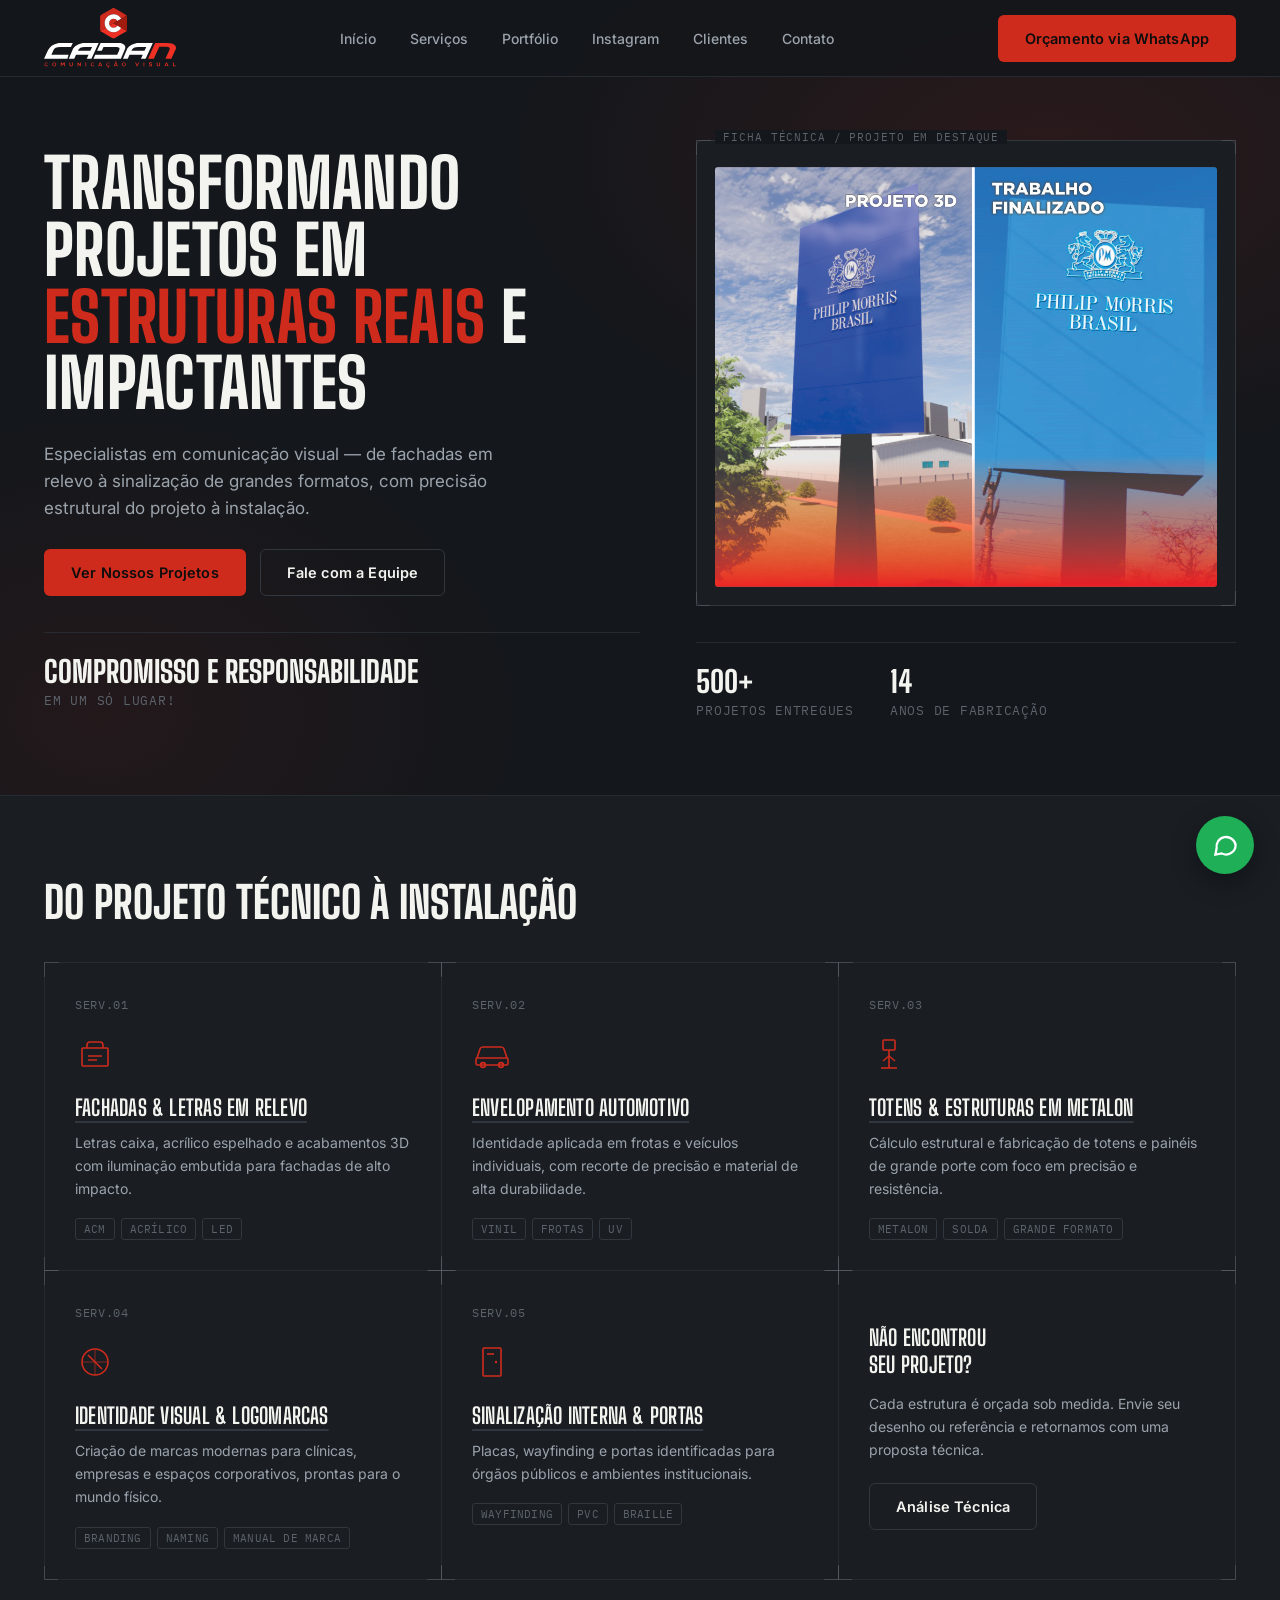
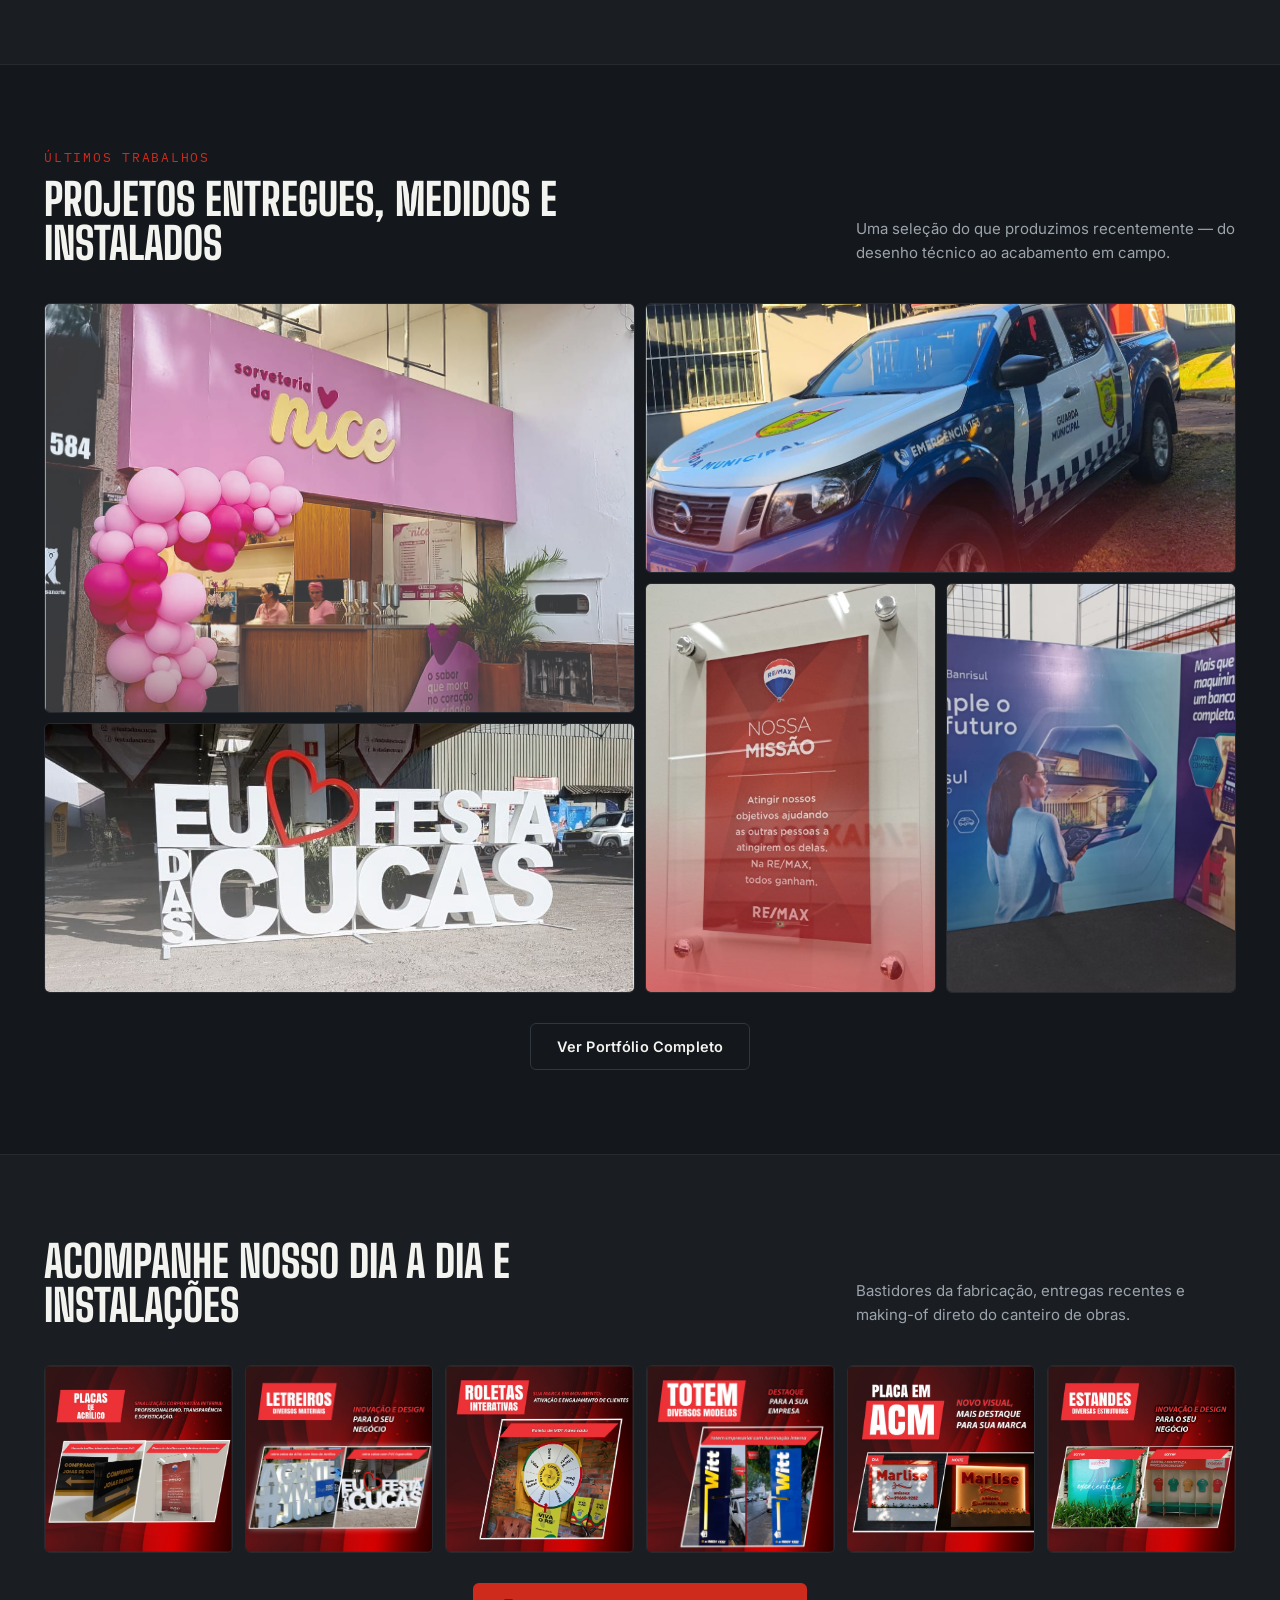
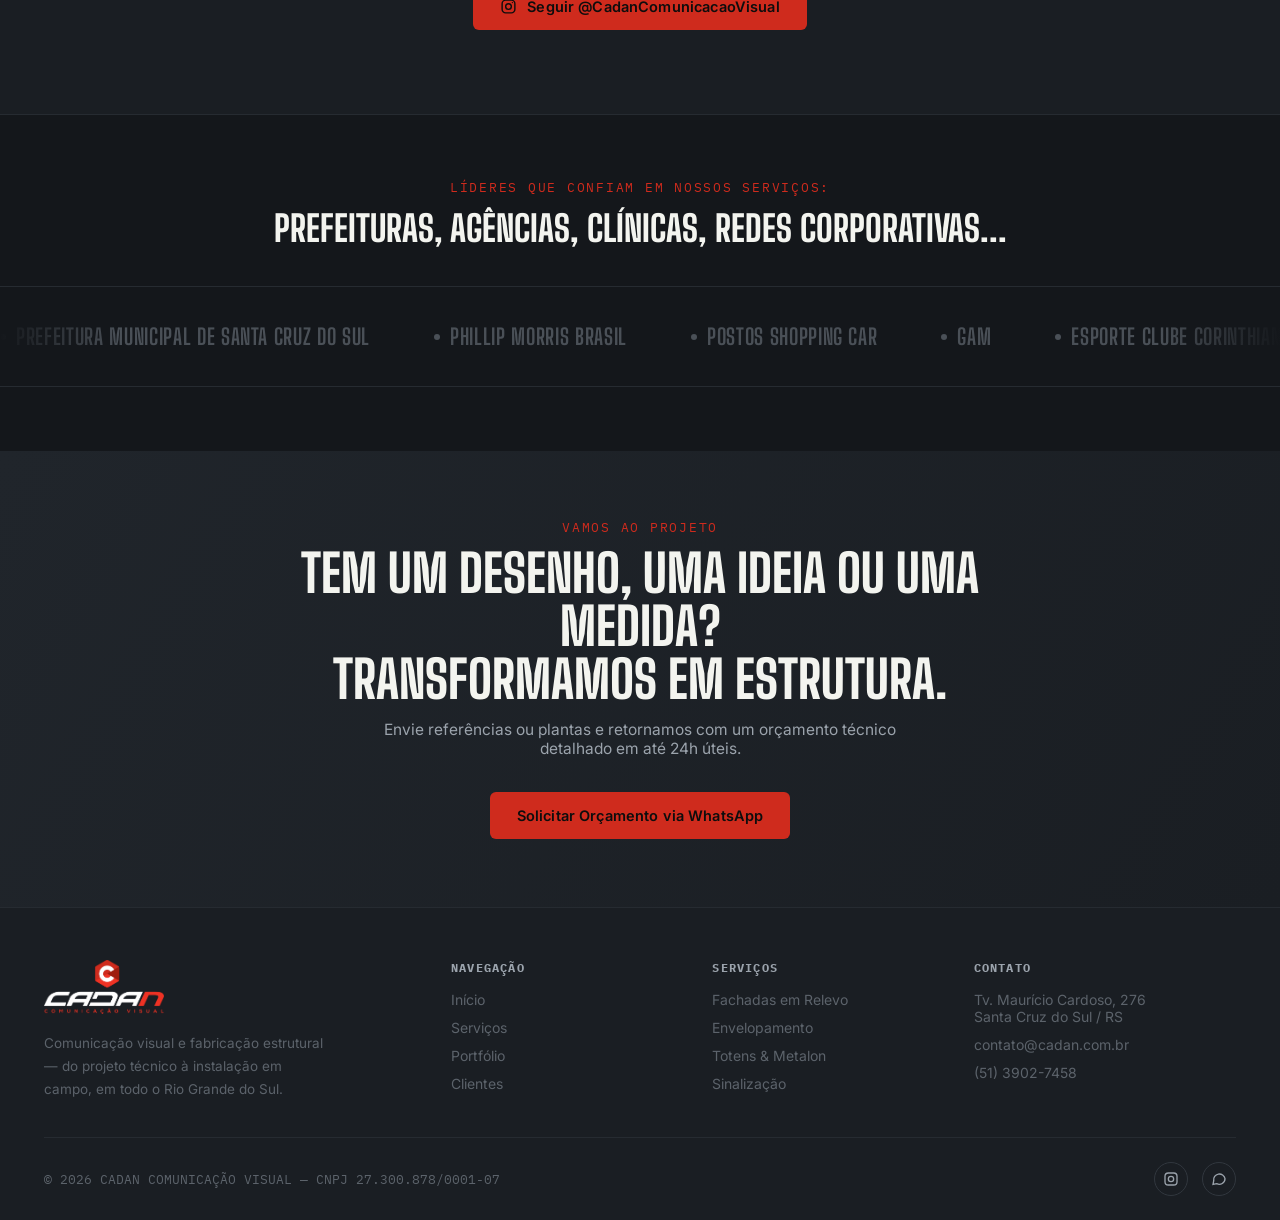
<file: index.html>
<!DOCTYPE html>
<html lang="pt-BR">
<head>
<meta charset="UTF-8">
<meta name="viewport" content="width=device-width, initial-scale=1.0">
<title>CADAN Comunicação Visual — Estruturas que marcam presença</title>
<link rel="preconnect" href="https://fonts.googleapis.com">
<link href="https://fonts.googleapis.com/css2?family=Big+Shoulders+Display:wght@600;700;800;900&family=Inter:wght@400;500;600;700&family=IBM+Plex+Mono:wght@400;500&display=swap" rel="stylesheet">
<style>
  :root{
    --bg:#14171B;
    --bg-alt:#1A1E23;
    --surface:#20252B;
    --surface-2:#252B32;
    --ink:#F3F4EF;
    --ink-dim:#9BA3AC;
    --ink-faint:#5C636B;
    --orange:#CF2B1D;
    --orange-dim:#A82215;
    --blue:#E63A2B;
    --line:#31373E;
    --line-soft:#262B31;
    --radius:6px;
    --wrap:1240px;
  }
  *{box-sizing:border-box;margin:0;padding:0;}
  html{scroll-behavior:smooth;}
  body{
    background:var(--bg);
    color:var(--ink);
    font-family:'Inter',sans-serif;
    -webkit-font-smoothing:antialiased;
    overflow-x:hidden;
  }
  .mono{font-family:'IBM Plex Mono',monospace;}
  .display{font-family:'Big Shoulders Display',sans-serif;text-transform:uppercase;}
  img,svg{display:block;max-width:100%;}
  a{color:inherit;text-decoration:none;}
  ul{list-style:none;}
  button{font:inherit;cursor:pointer;}
  .wrap{max-width:var(--wrap);margin:0 auto;padding:0 24px;}
  ::selection{background:var(--orange);color:#14171B;}

  /* background blueprint grid */
  .grid-bg{
    background-image:
      linear-gradient(var(--line-soft) 1px, transparent 1px),
      linear-gradient(90deg, var(--line-soft) 1px, transparent 1px);
    background-size:48px 48px;
  }

  /* eyebrow / catalog label */
  .eyebrow{
    display:flex;align-items:center;gap:10px;
    font-family:'IBM Plex Mono',monospace;
    font-size:12.5px;letter-spacing:.14em;text-transform:uppercase;
    color:var(--orange);margin-bottom:12px;
  }

  /* corner register marks — signature element */
  .reg{position:relative;}
  .reg::before,.reg::after,.reg .rc1,.reg .rc2{
    content:'';position:absolute;width:14px;height:14px;
    border:1.5px solid var(--ink-faint);
    opacity:.55;pointer-events:none;transition:border-color .25s, opacity .25s;
  }
  .reg::before{top:-1px;left:-1px;border-right:none;border-bottom:none;}
  .reg::after{bottom:-1px;right:-1px;border-left:none;border-top:none;}
  .reg .rc1{top:-1px;right:-1px;border-left:none;border-bottom:none;}
  .reg .rc2{bottom:-1px;left:-1px;border-right:none;border-top:none;}
  .reg:hover::before,.reg:hover::after,.reg:hover .rc1,.reg:hover .rc2{
    border-color:var(--orange);opacity:1;
  }

  /* buttons */
  .btn{
    display:inline-flex;align-items:center;gap:9px;
    padding:14px 26px;border-radius:var(--radius);
    font-weight:600;font-size:14.5px;letter-spacing:.01em;
    border:1px solid transparent;transition:transform .18s ease, background .18s ease, border-color .18s ease;
    white-space:nowrap;
  }
  .btn:active{transform:scale(.97);}
  .btn--primary{background:var(--orange);color:#0D0D0D;}
  .btn--primary:hover{background:#ff6c39;}
  .btn--ghost{border-color:var(--line);color:var(--ink);}
  .btn--ghost:hover{border-color:var(--ink-dim);}
  .btn--wpp{background:#1FAF57;color:#fff;}
  .btn--wpp:hover{background:#22c463;}

  /* ---------------- HEADER ---------------- */
  header{
    position:fixed;top:0;left:0;right:0;z-index:100;
    background:rgba(20,23,27,.82);backdrop-filter:blur(10px);
    border-bottom:1px solid var(--line-soft);
  }
  .nav{display:flex;align-items:center;justify-content:space-between;height:76px;}
  .logo{display:flex;align-items:center;flex-shrink:0;line-height:0;}
  .logo span{color:var(--orange);}
  .logo .dot{width:9px;height:9px;background:var(--orange);display:inline-block;border-radius:1px;}
  .logo-mark{display:block;width:132px;height:auto;max-height:60px;object-fit:contain;}
  .nav-links{display:flex;align-items:center;gap:34px;}
  .nav-links a{
    font-size:14px;color:var(--ink-dim);font-weight:500;position:relative;padding:4px 0;
    transition:color .2s;
  }
  .nav-links a:hover{color:var(--ink);}
  .nav-links a::after{content:'';position:absolute;left:0;bottom:-2px;width:0;height:1px;background:var(--orange);transition:width .2s;}
  .nav-links a:hover::after{width:100%;}
  .nav-cta{display:flex;align-items:center;gap:16px;}
  .burger{display:none;flex-direction:column;gap:5px;background:none;border:none;padding:6px;}
  .burger span{width:22px;height:2px;background:var(--ink);}

  /* ---------------- HERO ---------------- */
  .hero{
    padding:140px 0 76px;position:relative;
    background:
      radial-gradient(ellipse 900px 500px at 82% 20%, rgba(207,43,29,.12), transparent 60%),
      radial-gradient(ellipse 700px 500px at 8% 90%, rgba(207,43,29,.08), transparent 60%),
      var(--bg);
  }
  .hero-grid{display:grid;grid-template-columns:1.05fr .95fr;gap:56px;align-items:center;}
  .hero-text{}
  .hero-stats--mobile{display:none;}
  .hero h1{
    font-family:'Big Shoulders Display',sans-serif;font-weight:800;
    font-size:clamp(40px,5.4vw,68px);line-height:.98;letter-spacing:.005em;
    text-transform:uppercase;
  }
  .hero h1 .accent{color:var(--orange);}
  .hero p.lede{
    margin-top:24px;font-size:17px;line-height:1.6;color:var(--ink-dim);max-width:480px;
  }
  .hero-actions{display:flex;gap:14px;margin-top:26px;flex-wrap:wrap;}
  .hero-stats{display:flex;gap:36px;margin-top:36px;padding-top:20px;border-top:1px solid var(--line-soft);}
  .hero-stats div b{display:block;font-family:'Big Shoulders Display',sans-serif;font-size:30px;font-weight:800;color:var(--ink);}
  .hero-stats div span{font-size:12.5px;color:var(--ink-faint);font-family:'IBM Plex Mono',monospace;text-transform:uppercase;letter-spacing:.06em;}

  .hero-art{position:relative;}
  .hero-art-frame{
    border:1px solid var(--line);background:var(--bg-alt);border-radius:var(--radius);
    padding:26px 18px 18px;position:relative;
  }
  .hero-art-frame .tag{
    position:absolute;top:-11px;left:18px;background:var(--bg);padding:0 8px;
    font-family:'IBM Plex Mono',monospace;font-size:11px;letter-spacing:.08em;color:var(--ink-faint);
  }

  /* ---------------- SECTION SHELL ---------------- */
  section{padding:84px 0;border-top:1px solid var(--line-soft);}
  .head-row{display:flex;justify-content:space-between;align-items:flex-end;gap:24px;margin-bottom:38px;flex-wrap:wrap;}
  .head-row h2{
    font-family:'Big Shoulders Display',sans-serif;font-weight:800;text-transform:uppercase;
    font-size:clamp(30px,3.6vw,44px);line-height:1;max-width:640px;
  }
  .head-row p{color:var(--ink-dim);max-width:380px;font-size:15px;line-height:1.6;}

  /* ---------------- SERVICES ---------------- */
  .services{background:var(--bg-alt);}
  .svc-grid{display:grid;grid-template-columns:repeat(3,1fr);gap:1px;background:var(--line-soft);border:1px solid var(--line-soft);}
  .svc-card{
    background:var(--bg-alt);padding:34px 30px 30px;position:relative;
    transition:background .25s;
  }
  .svc-card:hover{background:var(--surface);}
  .svc-num{font-family:'IBM Plex Mono',monospace;font-size:11.5px;color:var(--ink-faint);letter-spacing:.06em;margin-bottom:22px;display:block;}
  .svc-icon{width:40px;height:40px;color:var(--orange);margin-bottom:20px;}
  .svc-card h3{font-family:'Big Shoulders Display',sans-serif;font-size:22px;font-weight:700;text-transform:uppercase;margin-bottom:10px;letter-spacing:.01em;}
  .svc-card p{color:var(--ink-dim);font-size:14px;line-height:1.65;margin-bottom:18px;}
  .svc-specs{display:flex;flex-wrap:wrap;gap:6px;}
  .svc-specs span{
    font-family:'IBM Plex Mono',monospace;font-size:10.5px;color:var(--ink-faint);
    border:1px solid var(--line);padding:3px 8px;border-radius:3px;letter-spacing:.02em;
  }

  /* ---------------- PORTFOLIO ---------------- */
  .folio-grid{
    display:grid;grid-template-columns:repeat(4,1fr);grid-auto-rows:130px;gap:10px;
  }
  .folio-item{
    position:relative;overflow:hidden;border-radius:var(--radius);cursor:pointer;
    border:1px solid var(--line-soft);
  }
  .folio-item.s-a{grid-column:span 2;grid-row:span 3;}
  .folio-item.s-b{grid-column:span 2;grid-row:span 2;}
  .folio-item.s-c{grid-column:span 1;grid-row:span 3;}
  .folio-item.s-d{grid-column:span 1;grid-row:span 3;}
  .folio-item.s-e{grid-column:span 2;grid-row:span 2;}
  .folio-item.s-f{grid-column:span 2;grid-row:span 2;}
  .folio-item img{position:absolute;inset:0;width:100%;height:100%;object-fit:cover;transition:transform .4s ease, filter .3s ease, opacity .6s ease;}
  .folio-item:hover img{transform:scale(1.04);}
  .folio-overlay .p-name,.folio-overlay .p-spec{transition:opacity .3s ease;}
  .folio-overlay{
    position:absolute;inset:0;background:linear-gradient(180deg, transparent 40%, rgba(15,17,19,.92) 100%);
    display:flex;flex-direction:column;justify-content:flex-end;padding:16px;
    opacity:0;transform:translateY(8px);transition:opacity .3s ease, transform .3s ease;
  }
  .folio-item:hover .folio-overlay{opacity:1;transform:translateY(0);}
  .folio-overlay .p-name{font-family:'Big Shoulders Display',sans-serif;font-weight:700;font-size:19px;text-transform:uppercase;letter-spacing:.01em;}
  .folio-overlay .p-spec{font-family:'IBM Plex Mono',monospace;font-size:11px;color:var(--orange);margin-top:4px;letter-spacing:.03em;}
  .folio-more{text-align:center;margin-top:30px;}

  /* ---------------- INSTAGRAM ---------------- */
  .insta{position:relative;background:var(--bg-alt);}
  .insta-grid{display:grid;grid-template-columns:repeat(6,1fr);gap:12px;}
  .insta-item{aspect-ratio:1/1;border-radius:var(--radius);position:relative;overflow:hidden;border:1px solid var(--line-soft);}
  .insta-item img{position:absolute;inset:0;width:100%;height:100%;object-fit:cover;}
  .insta-item::after{
    content:'';position:absolute;inset:0;background:rgba(20,23,27,0);transition:background .25s;
    display:flex;align-items:center;justify-content:center;
  }
  .insta-item:hover::after{background:rgba(20,23,27,.35);}
  .insta-cta{display:flex;justify-content:center;margin-top:30px;}
  .insta-cta a{gap:10px;}

  /* ---------------- CLIENTS MARQUEE ---------------- */
  .clients{padding:64px 0;}
  .marquee{overflow:hidden;position:relative;border-top:1px solid var(--line-soft);border-bottom:1px solid var(--line-soft);padding:36px 0;}
  .marquee::before,.marquee::after{
    content:'';position:absolute;top:0;bottom:0;width:120px;z-index:2;
  }
  .marquee::before{left:0;background:linear-gradient(90deg,var(--bg),transparent);}
  .marquee::after{right:0;background:linear-gradient(270deg,var(--bg),transparent);}
  .marquee-track{display:flex;gap:64px;width:max-content;animation:scroll 17s linear infinite;}
  @keyframes scroll{from{transform:translateX(0);}to{transform:translateX(-50%);}}
  .client-chip{
    display:flex;align-items:center;gap:10px;
    font-family:'Big Shoulders Display',sans-serif;font-size:22px;font-weight:700;text-transform:uppercase;
    color:var(--ink-faint);letter-spacing:.03em;opacity:.75;transition:color .2s,opacity .2s;
  }
  .client-chip:hover{color:var(--ink);opacity:1;}
  .client-chip i{width:6px;height:6px;background:var(--ink-faint);border-radius:50%;display:inline-block;}

  /* ---------------- CTA STRIP ---------------- */
  .cta-strip{
    background:linear-gradient(120deg, var(--surface), var(--bg-alt));
    text-align:center;padding:68px 24px;
  }
  .cta-strip h2{font-family:'Big Shoulders Display',sans-serif;font-size:clamp(30px,4.4vw,52px);font-weight:800;text-transform:uppercase;max-width:760px;margin:0 auto 14px;line-height:1.02;}
  .cta-strip p{color:var(--ink-dim);max-width:520px;margin:0 auto 34px;font-size:15.5px;}

  /* ---------------- FOOTER ---------------- */
  footer{background:var(--bg-alt);border-top:1px solid var(--line-soft);padding:52px 0 24px;}
  .foot-grid{display:grid;grid-template-columns:1.3fr .8fr .8fr .9fr;gap:28px;padding-bottom:34px;border-bottom:1px solid var(--line-soft);}
  .foot-logo-img{height:54px;width:auto;margin-bottom:18px;}
  .foot-grid p{color:var(--ink-faint);font-size:13.5px;line-height:1.7;max-width:280px;}
  .foot-col h4{font-family:'IBM Plex Mono',monospace;font-size:12px;letter-spacing:.1em;text-transform:uppercase;color:var(--ink-dim);margin-bottom:16px;}
  .foot-col a,.foot-col li{display:block;color:var(--ink-faint);font-size:14px;margin-bottom:11px;transition:color .2s;}
  .foot-col a:hover{color:var(--orange);}
  .foot-bottom{display:flex;justify-content:space-between;align-items:center;padding-top:24px;flex-wrap:wrap;gap:12px;}
  .foot-bottom p{color:var(--ink-faint);font-size:12.5px;font-family:'IBM Plex Mono',monospace;}
  .foot-social{display:flex;gap:14px;}
  .foot-social a{width:34px;height:34px;border:1px solid var(--line);border-radius:50%;display:flex;align-items:center;justify-content:center;color:var(--ink-dim);transition:all .2s;}
  .foot-social a:hover{border-color:var(--orange);color:var(--orange);}

  /* ---------------- WHATSAPP FLOAT ---------------- */
  .wpp-float{
    position:fixed;bottom:26px;right:26px;z-index:200;
    width:58px;height:58px;border-radius:50%;background:#1FAF57;
    display:flex;align-items:center;justify-content:center;box-shadow:0 8px 24px rgba(0,0,0,.4);
    animation:pulse 2.4s ease-in-out infinite;
  }
  .wpp-float:hover{background:#22c463;}
  @keyframes pulse{0%,100%{box-shadow:0 8px 24px rgba(31,175,87,.25);}50%{box-shadow:0 8px 24px rgba(31,175,87,.55);}}

  @media (prefers-reduced-motion: reduce){
    html{scroll-behavior:auto;}
    .marquee-track{animation:none;}
    .wpp-float{animation:none;}
  }

  /* ---------------- RESPONSIVE ---------------- */
  @media (max-width:980px){
    .nav-links{display:none;}
    .burger{display:flex;}
    .nav-cta .btn--primary{display:none;}
    
    .logo-mark{width:116px;height:auto;max-height:52px;}
    .hero-grid{grid-template-columns:1.15fr .85fr;gap:16px;align-items:start;}
    .hero{padding-top:104px;}
    .svc-grid{grid-template-columns:repeat(2,1fr);grid-auto-rows:1fr;}
    .folio-grid{grid-template-columns:repeat(2,1fr);grid-auto-rows:150px;}
    .folio-item.s-a,.folio-item.s-e,.folio-item.s-f{grid-column:span 2;grid-row:span 2;}
    .folio-item.s-c,.folio-item.s-d{grid-column:span 1;grid-row:span 2;}
    .insta-grid{grid-template-columns:repeat(3,1fr);}
    .foot-grid{grid-template-columns:1fr 1fr;}
  }
  @media (max-width:600px){
    .wrap{padding:0 18px;}
    .btn{padding:11px 18px;font-size:13px;}
    .nav{height:64px;}
    .hero{padding-top:92px;}
    section{padding:52px 0;}
    .head-row{margin-bottom:26px;}
    .eyebrow{margin-bottom:9px;font-size:11px;}
    .head-row h2{font-size:clamp(26px,7vw,32px);}
    .head-row p{font-size:14px;max-width:100%;}
    #servicos .eyebrow,#portfolio .eyebrow,#instagram .eyebrow{justify-content:center;width:100%;}
    .svc-grid{grid-template-columns:repeat(2,1fr);grid-auto-rows:1fr;}
    .svc-card{padding:16px 14px 16px;display:flex;flex-direction:column;min-width:0;overflow-wrap:break-word;}
    .svc-card h3,.svc-card p{overflow-wrap:break-word;word-break:break-word;}
    .svc-specs{min-width:0;margin-top:auto;}
    .svc-specs span{white-space:normal;}
    .svc-num{margin-bottom:10px;font-size:10px;}
    .svc-icon{width:24px;height:24px;margin-bottom:9px;}
    .svc-card h3{font-size:14.5px;margin-bottom:6px;line-height:1.05;}
    .svc-card p{font-size:11.5px;line-height:1.45;margin-bottom:10px;}
    .svc-specs{gap:4px;}
    .svc-specs span{font-size:8.5px;padding:2px 6px;}
    .hero h1{font-size:clamp(20px,6.2vw,26px);letter-spacing:0;}
    .hero p.lede{font-size:11px;line-height:1.45;margin-top:10px;}
    .hero-actions{margin-top:14px;gap:8px;flex-direction:column;align-items:stretch;}
    .hero-actions .btn{padding:9px 14px;font-size:11.5px;justify-content:center;}
    .hero-stats--desktop{display:none;}
    .hero-stats--mobile{display:flex;}
    .hero-stats{gap:12px;flex-wrap:wrap;margin-top:12px;padding-top:12px;}
    .hero-stats--mobile{border-top:none;margin-top:10px;padding-top:0;}
    .hero-stats div b{font-size:16px;}
    .hero-stats div span{font-size:8.5px;}
    .eyebrow{font-size:9px;gap:6px;}
    .eyebrow::before{width:14px;}
    .hero-art-frame{padding:18px 8px 8px;}
    .hero-art-frame .tag{font-size:7.5px;top:-8px;left:10px;padding:0 5px;}
    .hero-art-frame img{height:160px !important;}
    #portfolio{padding:36px 0;}
    .folio-grid{grid-template-columns:repeat(2,1fr);grid-auto-rows:150px;gap:8px;}
    .folio-item.s-a,.folio-item.s-b,.folio-item.s-e,.folio-item.s-f{grid-column:span 2;grid-row:span 1;}
    .folio-item.s-c,.folio-item.s-d{grid-column:span 1;grid-row:span 1;}
    .folio-more{margin-top:18px;}
    .insta-grid{grid-template-columns:repeat(2,1fr);}
    .clients{padding:44px 0;}
    .marquee{padding:26px 0;}
    .cta-strip{padding:52px 20px;}
    .foot-grid{grid-template-columns:repeat(3,1fr);gap:20px 10px;}
    .foot-grid>div:first-child{grid-column:span 3;text-align:center;}
    .foot-logo-img{height:40px;display:block;margin:0 auto 14px;}
    .foot-grid p{font-size:12px;max-width:100%;margin:0 auto;}
    .foot-col h4{font-size:9px;margin-bottom:9px;letter-spacing:.06em;}
    .foot-col a,.foot-col li{font-size:10.5px;margin-bottom:7px;line-height:1.35;}
    .foot-bottom{flex-direction:column;align-items:center;text-align:center;}
    .wpp-float{width:52px;height:52px;bottom:18px;right:18px;}
  }

  /* Links para as páginas de trabalhos */
  .svc-card h3 a{display:inline-block;text-decoration:underline;text-decoration-color:var(--line);text-underline-offset:5px;transition:color .2s;}
  .svc-card h3 a:hover{color:var(--orange);}
  .svc-card h3 a:focus-visible{outline:2px solid var(--orange);outline-offset:5px;}

  /* Distribuição do hero no celular; desktop preservado. */
  @media (max-width:600px){
    #top.hero{padding-top:96px !important;padding-bottom:36px;}
    #top .hero-grid{
      grid-template-columns:minmax(0,1.15fr) minmax(0,1fr);
      grid-template-rows:auto auto auto auto;
      gap:0 12px;
      align-items:stretch;
    }
    #top .hero-text,#top .hero-art{display:contents;}
    #top h1{
      grid-column:1 / -1;grid-row:1;
      font-size:clamp(30px,8.2vw,46px);line-height:1;
      letter-spacing:0;
    }
    #top p.lede{
      grid-column:1 / -1;grid-row:2;
      max-width:none;margin:14px 0 24px;
      font-size:clamp(12px,3.25vw,15px);line-height:1.5;
    }
    #top .hero-stats--desktop{display:none;}
    #top .hero-stats--mobile{
      grid-column:1;grid-row:3;
      display:flex;flex-direction:column;flex-wrap:nowrap;
      align-items:flex-start;justify-content:center;
      gap:16px;margin:0;padding:4px 0 18px 6px;border:0;
      min-width:0;
    }
    #top .hero-stats--mobile b{font-size:26px;line-height:1;}
    #top .hero-stats--mobile span{
      display:block;margin-top:6px;
      font-size:clamp(8px,2.2vw,11px);line-height:1.5;
      letter-spacing:.035em;
    }
    #top .hero-actions{
      grid-column:1;grid-row:4;
      display:flex;flex-direction:column;gap:8px;
      margin:0;align-self:end;min-width:0;
    }
    #top .hero-actions .btn{
      width:100%;min-height:44px;padding:10px 6px;
      font-size:clamp(10px,2.8vw,13px);
      white-space:normal;text-align:center;justify-content:center;
    }
    #top .hero-art-frame{
      grid-column:2;grid-row:3 / 5;
      min-width:0;display:flex;flex-direction:column;
      padding:25px 7px 7px;
    }
    #top .hero-art-frame .tag{
      top:5px;left:7px;right:7px;padding:0;
      background:transparent;text-align:center;
      font-size:clamp(6px,1.6vw,8px);line-height:1.3;
      letter-spacing:.045em;
    }
    #top .hero-art-frame img{
      flex:1 1 0;min-height:196px;height:0 !important;
      width:100%;object-fit:cover;object-position:center;
    }
  }
  /* Oculta somente o projeto em destaque no celular. */
  @media (max-width:600px){
    #top .hero-art-frame{display:none;}
    #top .hero-grid{grid-template-columns:minmax(0,1fr);}
    #top .hero-stats--mobile{
      display:grid;grid-template-columns:repeat(2,minmax(0,1fr));
      gap:16px;align-items:start;
      width:100%;padding:4px 0 22px;text-align:center;
    }
  }
</style>
<link rel="stylesheet" href="carregamento.css">
<script src="carregamento.js" defer></script>
</head>
<body>

<!-- ============ HEADER ============ -->
<header>
  <div class="wrap nav">
    <a href="#top" class="logo" aria-label="CADAN Comunicação Visual — início"><img src="[data-uri]" alt="CADAN Comunicação Visual" class="logo-mark" width="132" height="59"></a>
    <nav class="nav-links">
      <a href="#top">Início</a>
      <a href="#servicos">Serviços</a>
      <a href="#portfolio">Portfólio</a>
      <a href="#instagram">Instagram</a>
      <a href="#clientes">Clientes</a>
      <a href="#contato">Contato</a>
    </nav>
    <div class="nav-cta">
      <!-- EDITAR: troque o número (formato 55 + DDD + número, sem espaços/traços) -->
      <a class="btn btn--primary" href="https://wa.link/sqr8dh" target="_blank" rel="noopener">
        Orçamento via WhatsApp
      </a>
      <button class="burger" aria-label="Abrir menu"><span></span><span></span><span></span></button>
    </div>
  </div>
</header>

<!-- ============ HERO ============ -->
<section id="top" class="hero grid-bg" style="border-top:none;padding-top:140px;">
  <div class="wrap hero-grid">
    <div class="hero-text">
      <!-- EDITAR: título e subtítulo principal da página -->
      <h1>Transformando projetos em <span class="accent">estruturas reais</span> e impactantes</h1>
      <p class="lede">Especialistas em comunicação visual — de fachadas em relevo à sinalização de grandes formatos, com precisão estrutural do projeto à instalação.</p>
      <div class="hero-actions">
        <a href="#portfolio" class="btn btn--primary">Ver Nossos Projetos</a>
        <a href="#contato" class="btn btn--ghost">Fale com a Equipe</a>
      </div>
      <!-- Números — visível no desktop. No mobile, a versão reduzida aparece embaixo da imagem (ver hero-stats--mobile) -->
      <div class="hero-stats hero-stats--desktop">
        <div><b>COMPROMISSO E RESPONSABILIDADE</b><span>Em Um Só Lugar!</span></div>
      </div>
    </div>

    <div class="hero-art">
      <div class="hero-art-frame reg">
        <span class="rc1"></span><span class="rc2"></span>
        <div class="tag mono">FICHA TÉCNICA / PROJETO EM DESTAQUE</div>
        <!-- EDITAR FOTO: troque o arquivo fotos/hero.jpg pela foto do seu projeto de maior impacto -->
        <img src="fotos/hero.jpg" alt="Projeto CADAN em destaque" width="480" height="420" style="width:100%;height:420px;object-fit:cover;border-radius:3px;">
      </div>
      <!-- EDITAR: estes 2 números só aparecem no mobile, embaixo da imagem -->
      <div class="hero-stats hero-stats--mobile">
        <div><b>500+</b><span>Projetos entregues</span></div>
        <div><b>14</b><span>Anos de fabricação</span></div>
      </div>
    </div>
  </div>
</section>

<!-- ============ SERVIÇOS ============ -->
<section id="servicos" class="services">
  <div class="wrap">
    <div class="head-row">
      <div>
        <h2>Do projeto técnico à instalação</h2>
      </div>
  </div>

  <!-- EDITAR: os 5 cards de serviço abaixo (título, texto e tags) -->
  <div class="wrap" style="padding:0;">
  <div class="svc-grid">

    <div class="svc-card reg">
      <span class="rc1"></span><span class="rc2"></span>
      <span class="svc-num mono">SERV.01</span>
      <svg class="svc-icon" viewBox="0 0 40 40" fill="none" stroke="currentColor" stroke-width="1.6">
        <rect x="7" y="14" width="26" height="18" rx="1"/>
        <path d="M12 14v-3a3 3 0 0 1 3-3h10a3 3 0 0 1 3 3v3"/>
        <path d="M13 22h14M13 26h9"/>
      </svg>
      <h3><a href="fachadas.html">Fachadas & Letras em Relevo</a></h3>
      <p>Letras caixa, acrílico espelhado e acabamentos 3D com iluminação embutida para fachadas de alto impacto.</p>
      <div class="svc-specs">
        <span>ACM</span><span>ACRÍLICO</span><span>LED</span>
      </div>
    </div>

    <div class="svc-card reg">
      <span class="rc1"></span><span class="rc2"></span>
      <span class="svc-num mono">SERV.02</span>
      <svg class="svc-icon" viewBox="0 0 40 40" fill="none" stroke="currentColor" stroke-width="1.6">
        <path d="M5 24l3-9a3 3 0 0 1 3-2h18a3 3 0 0 1 3 2l3 9"/>
        <rect x="4" y="24" width="32" height="7" rx="1.5"/>
        <circle cx="11" cy="31" r="2.4"/><circle cx="29" cy="31" r="2.4"/>
      </svg>
      <h3><a href="envelopamento.html">Envelopamento Automotivo</a></h3>
      <p>Identidade aplicada em frotas e veículos individuais, com recorte de precisão e material de alta durabilidade.</p>
      <div class="svc-specs">
        <span>VINIL</span><span>FROTAS</span><span>UV</span>
      </div>
    </div>

    <div class="svc-card reg">
      <span class="rc1"></span><span class="rc2"></span>
      <span class="svc-num mono">SERV.03</span>
      <svg class="svc-icon" viewBox="0 0 40 40" fill="none" stroke="currentColor" stroke-width="1.6">
        <rect x="14" y="6" width="12" height="10" rx="1"/>
        <line x1="20" y1="16" x2="20" y2="34"/>
        <line x1="12" y1="34" x2="28" y2="34"/>
        <line x1="20" y1="22" x2="14" y2="27"/>
        <line x1="20" y1="22" x2="26" y2="27"/>
      </svg>
      <h3><a href="totens-metalon.html">Totens & Estruturas em Metalon</a></h3>
      <p>Cálculo estrutural e fabricação de totens e painéis de grande porte com foco em precisão e resistência.</p>
      <div class="svc-specs">
        <span>METALON</span><span>SOLDA</span><span>GRANDE FORMATO</span>
      </div>
    </div>

    <div class="svc-card reg">
      <span class="rc1"></span><span class="rc2"></span>
      <span class="svc-num mono">SERV.04</span>
      <svg class="svc-icon" viewBox="0 0 40 40" fill="none" stroke="currentColor" stroke-width="1.6">
        <circle cx="20" cy="20" r="13"/>
        <path d="M20 7v26M7 20h26" opacity=".4"/>
        <path d="M13 13l14 14"/>
      </svg>
      <h3><a href="identidade-visual.html">Identidade Visual & Logomarcas</a></h3>
      <p>Criação de marcas modernas para clínicas, empresas e espaços corporativos, prontas para o mundo físico.</p>
      <div class="svc-specs">
        <span>BRANDING</span><span>NAMING</span><span>MANUAL DE MARCA</span>
      </div>
    </div>

    <div class="svc-card reg">
      <span class="rc1"></span><span class="rc2"></span>
      <span class="svc-num mono">SERV.05</span>
      <svg class="svc-icon" viewBox="0 0 40 40" fill="none" stroke="currentColor" stroke-width="1.6">
        <rect x="11" y="6" width="18" height="28" rx="1"/>
        <circle cx="24" cy="20" r="1.2" fill="currentColor" stroke="none"/>
        <line x1="15" y1="12" x2="22" y2="12"/>
      </svg>
      <h3><a href="sinalizacao.html">Sinalização Interna & Portas</a></h3>
      <p>Placas, wayfinding e portas identificadas para órgãos públicos e ambientes institucionais.</p>
      <div class="svc-specs">
        <span>WAYFINDING</span><span>PVC</span><span>BRAILLE</span>
      </div>
    </div>

    <div class="svc-card reg" style="display:flex;flex-direction:column;justify-content:center;">
      <span class="rc1"></span><span class="rc2"></span>
      <h3 style="margin-bottom:14px;">Não encontrou<br>seu projeto?</h3>
      <p style="margin-bottom:22px;">Cada estrutura é orçada sob medida. Envie seu desenho ou referência e retornamos com uma proposta técnica.</p>
      <a class="btn btn--ghost" style="width:fit-content;" href="#contato">Análise Técnica</a>
    </div>

  </div>
  </div>
</div>
</section>

<!-- ============ PORTFÓLIO ============ -->
<section id="portfolio">
  <div class="wrap">
    <div class="head-row">
      <div>
        <div class="eyebrow">Últimos Trabalhos</div>
        <h2>Projetos Entregues, Medidos e Instalados</h2>
      </div>
      <p>Uma seleção do que produzimos recentemente — do desenho técnico ao acabamento em campo.</p>
    </div>

    <!-- EDITAR: cada bloco .folio-item é um projeto do portfólio (nome + medida no hover) -->
    <div class="folio-grid">

      <!-- EDITAR FOTOS: cada item abaixo usa um arquivo dentro da pasta fotos/. Basta substituir o arquivo pela sua foto, mantendo o mesmo nome. -->
      <!-- EDITAR FOTOS E TEXTOS: cada item roda automaticamente entre as fotos listadas em data-slides, -->
      <!-- trocando foto + nome + medida a cada 7 segundos. Para editar, mude o "src" (arquivo em fotos/), -->
      <!-- o "name" (nome do projeto) e o "spec" (medida/material) de cada slide. Pode ter 1, 2 ou 3 fotos por item. -->
     <div class="folio-item s-a" data-slides='[
        {"src":"fotos/portfolio-01-fachada-clinica-a.jpg","name":"Fachada Loja: Nice Sorveteria","spec":"ACM + Letras Relevo"},
        {"src":"fotos/portfolio-01-fachada-clinica-b.jpg","name":"Fachada Loja: Made Modas","spec":"Letras Relevo"},
        {"src":"fotos/portfolio-01-fachada-clinica-c.jpg","name":"Fachada Loja: Coprel Telecom","spec":"Letras Relevo + Adesivação Janelas"}
      ]'>
        <img src="fotos/portfolio-01-fachada-clinica-a.jpg" alt="Fachada Espaço Clínico">
        <div class="folio-overlay"><div class="p-name">Fachada Loja: Nice Sorveteria</div><div class="p-spec mono">ACM + Letras Relevo</div></div>
      </div>
      <div class="folio-item s-b" data-slides='[
        {"src":"fotos/portfolio-02-envelopamento-frota-a.jpg","name":"Envelopamento de Frota: Finalizado","spec":"Adesivo de Impressao + Adesivo Perfurado"},
        {"src":"fotos/portfolio-02-envelopamento-frota-b.jpg","name":"Envelopamento de Frota: Aplicação - Guarda Municipal ","spec":"Recorte de precisão"},
        {"src":"fotos/portfolio-02-envelopamento-frota-c.jpg","name":"Envelopamento de Frota: Adesivo Perfurado","spec":"Aplicação em Vidro Traseiro"}
      ]'>
        <img src="fotos/portfolio-02-envelopamento-frota-b.jpg" alt="Envelopamento de Frota: Aplicação - Guarda Municipal ">
        <div class="folio-overlay"><div class="p-name">Envelopamento de Frota</div><div class="p-spec mono"></div></div>
      </div>

      <div class="folio-item s-c" data-slides='[
        {"src":"fotos/portfolio-03-totem-institucional-a.jpg","name":"Adesivo de Impressão em Placa de Acrílico","spec":""},
        {"src":"fotos/portfolio-03-totem-institucional-b.jpg","name":"Adesivos Perfurados","spec":"Aplicados em Face de Vidro"},
        {"src":"fotos/portfolio-03-totem-institucional-c.jpg","name":"Adesivo de Impressão","spec":"Adesivo Brilho com Verniz"}
      ]'>
        <img src="fotos/portfolio-03-totem-institucional-a.jpg" alt="Adesivo de Impressão em Placa de Acrílico">
        <div class="folio-overlay"><div class="p-name">Adesivo de Impressão em Placa de Acrílico</div><div class="p-spec mono"></div></div>
      </div>

      <div class="folio-item s-d" data-slides='[
        {"src":"fotos/portfolio-04-estrutura-metalon-a.jpg","name":"Estrutura em Metalon","spec":"6 × 2m — Aço carbono"},
        {"src":"fotos/portfolio-04-estrutura-metalon-b.jpg","name":"Estrutura em Metalon — Lona com Ilhos Aplicada","spec":"Sua Marca em Destaque!"},
        {"src":"fotos/portfolio-04-estrutura-metalon-c.jpg","name":"Estrutura em Metalon — Pintura","spec":"Acabamento anticorrosivo"}
      ]'>
        <img src="fotos/portfolio-04-estrutura-metalon-a.jpg" alt="Estrutura em Metalon">
        <div class="folio-overlay"><div class="p-name">Estrutura em Metalon</div><div class="p-spec mono">6 × 2m — Aço carbono</div></div>
      </div>

      <div class="folio-item s-f" data-slides='[
        {"src":"fotos/portfolio-06-identidade-farmacias-a.jpg","name":"Letreiro de ACM com Face Iluminada de Acrílico","spec":""},
        {"src":"fotos/portfolio-06-identidade-farmacias-b.jpg","name":"Letreiro Retro Iluminado","spec":""},
        {"src":"fotos/portfolio-06-identidade-farmacias-c.jpg","name":"Letreiro de ACM com Estrutura Desmontável","spec":""}
      ]'>
        <img src="fotos/portfolio-06-identidade-farmacias-c.jpg" alt="Letreiro de ACM com Estrutura Desmontável">
        <div class="folio-overlay"><div class="p-name">Letreiro de ACM com Estrutura Desmontável</div><div class="p-spec mono"></div></div>
      </div>

    </div>

    <div class="folio-more">
      <a href="#contato" class="btn btn--ghost">Ver Portfólio Completo</a>
    </div>
  </div>
</section>


<!-- ============ INSTAGRAM ============ -->
<section id="instagram" class="insta">
  <div class="wrap">
    <div class="head-row">
      <div>
        <h2>Acompanhe nosso dia a dia e instalações</h2>
      </div>
      <p>Bastidores da fabricação, entregas recentes e making-of direto do canteiro de obras.</p>
    </div>

    <div class="insta-grid">
      <!-- EDITAR FOTOS: coloque prints/fotos reais do Instagram na pasta fotos/, mantendo estes nomes -->
      <div class="insta-item"><img src="fotos/instagram-01.jpg" alt="Post Instagram 1"></div>
      <div class="insta-item"><img src="fotos/instagram-02.jpg" alt="Post Instagram 2"></div>
      <div class="insta-item"><img src="fotos/instagram-03.jpg" alt="Post Instagram 3"></div>
      <div class="insta-item"><img src="fotos/instagram-04.jpg" alt="Post Instagram 4"></div>
      <div class="insta-item"><img src="fotos/instagram-05.jpg" alt="Post Instagram 5"></div>
      <div class="insta-item"><img src="fotos/instagram-06.jpg" alt="Post Instagram 6"></div>
    </div>

    <div class="insta-cta">
      <!-- EDITAR: troque pelo link real do Instagram da CADAN -->
      <a class="btn btn--primary" href="https://instagram.com/cadancomunicacaovisual" target="_blank" rel="noopener">
        <svg width="17" height="17" viewBox="0 0 24 24" fill="none" stroke="currentColor" stroke-width="2"><rect x="3" y="3" width="18" height="18" rx="5"/><circle cx="12" cy="12" r="4"/><circle cx="17.5" cy="6.5" r="1" fill="currentColor" stroke="none"/></svg>
        Seguir @CadanComunicacaoVisual
      </a>
    </div>
  </div>
</section>

<!-- ============ CLIENTES ============ -->
<section id="clientes" class="clients">
  <div class="wrap">
    <div class="eyebrow" style="justify-content:center;">Líderes que Confiam em Nossos Serviços:</div>
    <h2 class="display" style="text-align:center;font-size:clamp(26px,3vw,36px);font-weight:800;margin-bottom:36px;">Prefeituras, Agências, Clínicas, Redes Corporativas...</h2>
  </div>
  <div class="marquee">
    <div class="marquee-track">
      <span class="client-chip"><i></i>Prefeitura Municipal de Santa Cruz do Sul</span>
      <span class="client-chip"><i></i>Phillip Morris Brasil</span>
      <span class="client-chip"><i></i>Postos Shopping Car</span>
      <span class="client-chip"><i></i>Gam</span>
      <span class="client-chip"><i></i>Esporte Clube Corinthians</span>
      <span class="client-chip"><i></i>Assemp</span>
      <span class="client-chip"><i></i>Agência Nakao</span>
      <span class="client-chip"><i></i>Tenda Plus</span>
      <span class="client-chip"><i></i>Excelsior Alimentos</span>
      <span class="client-chip"><i></i>Grupo Rbs</span>
      <span class="client-chip"><i></i>Condomínio Lisaruth</span>
      <span class="client-chip"><i></i>Imobíliaria Tayumi</span>
      <!-- duplicate for seamless loop -->
   <span class="client-chip"><i></i>Prefeitura Municipal de Santa Cruz</span>
      <span class="client-chip"><i></i>Phillip Morris Brasil</span>
      <span class="client-chip"><i></i>Postos Shopping Car</span>
      <span class="client-chip"><i></i>Gam</span>
      <span class="client-chip"><i></i>Esporte Clube Corinthians</span>
      <span class="client-chip"><i></i>Assemp</span>
      <span class="client-chip"><i></i>Agência Nakao</span>
      <span class="client-chip"><i></i>Tenda Plus</span>
      <span class="client-chip"><i></i>Excelsior Alimentos</span>
      <span class="client-chip"><i></i>Grupo Rbs</span>
      <span class="client-chip"><i></i>Condomínio Lisaruth</span>
      <span class="client-chip"><i></i>Imobíliaria Tayumi</span>
    </div>
  </div>
</section>

<!-- ============ CTA STRIP ============ -->
<section id="contato" style="border-top:none;padding:0;">
  <div class="cta-strip">
    <div class="eyebrow" style="justify-content:center;">Vamos ao Projeto</div>
    <h2>Tem um desenho, uma ideia ou uma medida?<br>Transformamos em estrutura.</h2>
    <p>Envie referências ou plantas e retornamos com um orçamento técnico detalhado em até 24h úteis.</p>
    <!-- EDITAR: mesmo número de WhatsApp de cima -->
    <a class="btn btn--primary" href="https://wa.link/sqr8dh" target="_blank" rel="noopener">Solicitar Orçamento via WhatsApp</a>
  </div>
</section>

<!-- ============ FOOTER ============ -->
<footer>
  <div class="wrap">
    <div class="foot-grid">
      <div>
        <img src="cadan-logo.png" alt="CADAN Comunicação Visual" class="foot-logo-img">
        <p>Comunicação visual e fabricação estrutural — do projeto técnico à instalação em campo, em todo o Rio Grande do Sul.</p>
      </div>
      <div class="foot-col">
        <h4>Navegação</h4>
        <a href="#top">Início</a>
        <a href="#servicos">Serviços</a>
        <a href="#portfolio">Portfólio</a>
        <a href="#clientes">Clientes</a>
      </div>
      <div class="foot-col">
        <h4>Serviços</h4>
        <a href="#servicos">Fachadas em Relevo</a>
        <a href="#servicos">Envelopamento</a>
        <a href="#servicos">Totens & Metalon</a>
        <a href="#servicos">Sinalização</a>
      </div>
      <div class="foot-col">
        <h4>Contato</h4>
        <!-- EDITAR: endereço, e-mail e telefone reais da CADAN -->
        <li>Tv. Maurício Cardoso, 276 <br>Santa Cruz do Sul / RS</li>
        <a href="atendimento@cadancomunicacao.com.br">contato@cadan.com.br</a>
        <a href="https://wa.link/sqr8dh">(51) 3902-7458</a>
      </div>
    </div>
    <div class="foot-bottom">
      <!-- EDITAR: CNPJ real -->
      <p>© 2026 CADAN COMUNICAÇÃO VISUAL — CNPJ 27.300.878/0001-07</p>
      <div class="foot-social">
        <!-- EDITAR: mesmos links de Instagram e WhatsApp de cima -->
        <a href="https://instagram.com/cadancomunicacaovisual" target="_blank" rel="noopener" aria-label="Instagram">
          <svg width="16" height="16" viewBox="0 0 24 24" fill="none" stroke="currentColor" stroke-width="2"><rect x="3" y="3" width="18" height="18" rx="5"/><circle cx="12" cy="12" r="4"/></svg>
        </a>
        <a href="https://wa.link/sqr8dh" target="_blank" rel="noopener" aria-label="WhatsApp">
          <svg width="16" height="16" viewBox="0 0 24 24" fill="none" stroke="currentColor" stroke-width="2"><path d="M21 11.5a8.5 8.5 0 0 1-12.4 7.5L3 20l1.1-5.4A8.5 8.5 0 1 1 21 11.5z"/></svg>
        </a>
      </div>
    </div>
  </div>
</footer>

<!-- ============ WHATSAPP FLOAT ============ -->
<!-- EDITAR: botão flutuante — mesmo número de WhatsApp -->
<a class="wpp-float" href="https://wa.link/sqr8dh" target="_blank" rel="noopener" aria-label="Falar no WhatsApp">
  <svg width="27" height="27" viewBox="0 0 24 24" fill="none" stroke="#fff" stroke-width="2"><path d="M21 11.5a8.5 8.5 0 0 1-12.4 7.5L3 20l1.1-5.4A8.5 8.5 0 1 1 21 11.5z"/></svg>
</a>

<script>
  // simple mobile menu toggle
  const burger = document.querySelector('.burger');
  const navLinks = document.querySelector('.nav-links');
  burger.addEventListener('click', () => {
    const open = navLinks.style.display === 'flex';
    navLinks.style.display = open ? 'none' : 'flex';
    navLinks.style.cssText += open ? '' : 'position:fixed;top:76px;left:0;right:0;background:#14171B;flex-direction:column;padding:24px;border-bottom:1px solid #31373E;';
  });

  // Rotação automática das fotos e descrições do Portfólio (troca a cada 7 segundos)
  // + também troca ao clicar na foto (e reinicia a contagem dos 7 segundos)
  // Para editar as fotos/textos que giram, mude o atributo data-slides de cada .folio-item no HTML acima.
  document.querySelectorAll('.folio-item[data-slides]').forEach((item) => {
    let slides;
    try { slides = JSON.parse(item.dataset.slides); } catch (e) { return; }
    if (!slides || slides.length < 2) return; // só um slide: nada a girar

    const img = item.querySelector('img');
    const nameEl = item.querySelector('.p-name');
    const specEl = item.querySelector('.p-spec');
    let index = 0;
    let timer = null;

    function goToSlide(newIndex) {
      index = newIndex;
      const next = slides[index];

      img.style.opacity = 0;
      nameEl.style.opacity = 0;
      specEl.style.opacity = 0;

      setTimeout(() => {
        img.src = next.src;
        nameEl.textContent = next.name;
        specEl.textContent = next.spec;
        img.style.opacity = 1;
        nameEl.style.opacity = 1;
        specEl.style.opacity = 1;
      }, 600);
    }

    function startAutoRotate() {
      if (timer) clearInterval(timer);
      timer = setInterval(() => {
        goToSlide((index + 1) % slides.length);
      }, 7000);
    }

    // clique na foto: avança pro próximo slide e reinicia a contagem de 7s
    item.style.cursor = 'pointer';
    item.addEventListener('click', () => {
      goToSlide((index + 1) % slides.length);
      startAutoRotate();
    });

    startAutoRotate();
  });
</script>
</body>
</html>
</file>
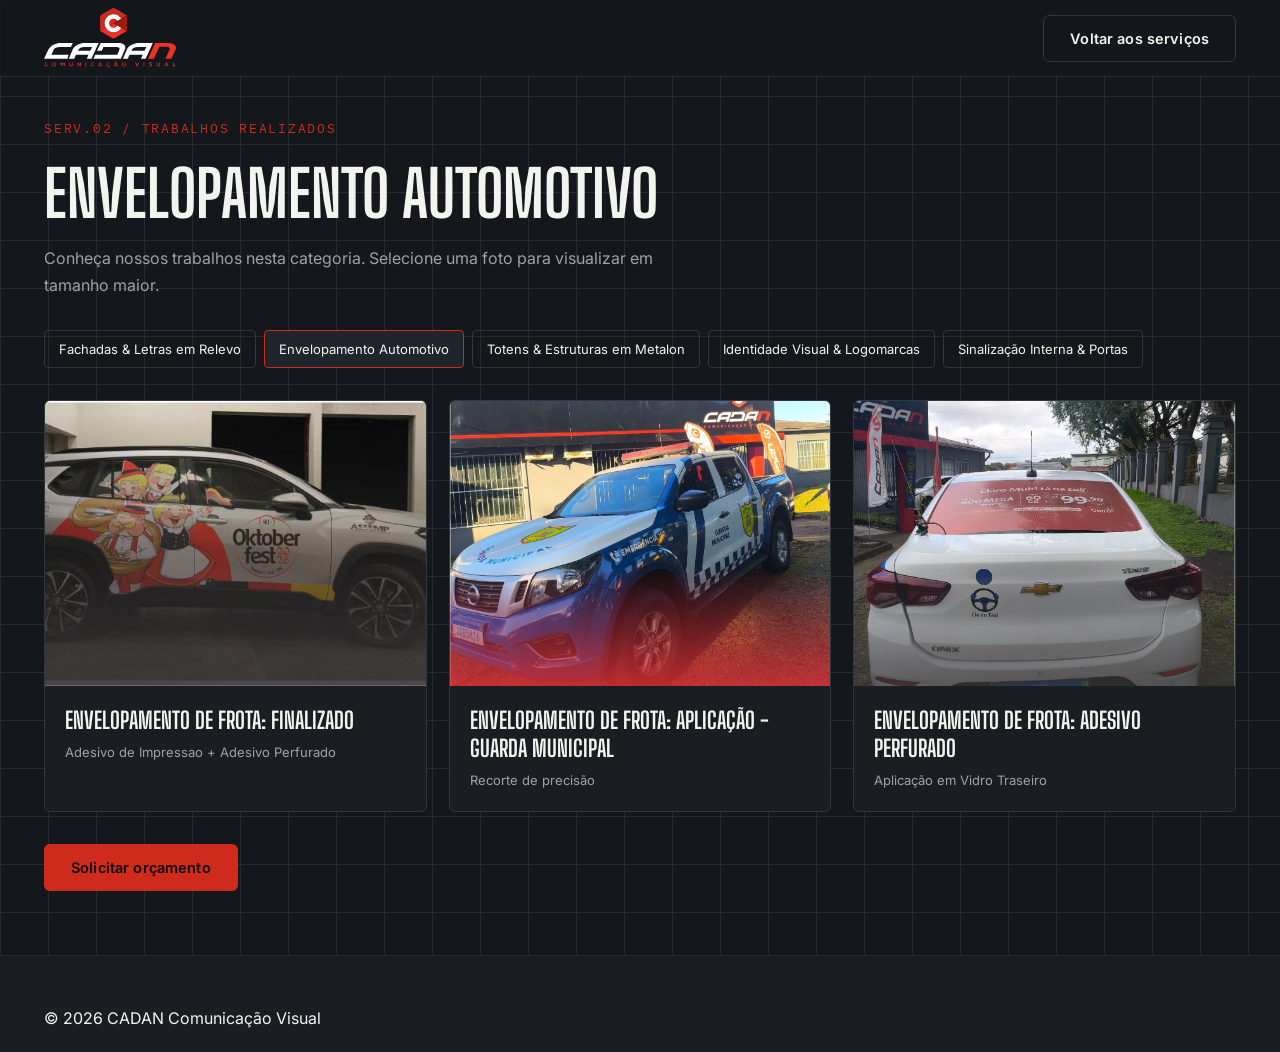
<file: envelopamento.html>
<!DOCTYPE html>
<html lang="pt-BR">
<head>
<meta charset="UTF-8"><meta name="viewport" content="width=device-width, initial-scale=1.0">
<title>Envelopamento Automotivo — CADAN Comunicação Visual</title>
<meta name="description" content="Trabalhos de Envelopamento Automotivo da CADAN Comunicação Visual.">
<link rel="preconnect" href="https://fonts.googleapis.com">
<link href="https://fonts.googleapis.com/css2?family=Big+Shoulders+Display:wght@600;700;800;900&amp;family=Inter:wght@400;500;600;700&amp;family=IBM+Plex+Mono:wght@400;500&amp;display=swap" rel="stylesheet">
<link rel="stylesheet" href="galerias.css">
<link rel="stylesheet" href="carregamento.css">
<script src="carregamento.js" defer></script>
<style>
/* Mesma marca vetorial e dimensões da página inicial. */
.gallery-header .logo{display:flex;align-items:center;flex-shrink:0;line-height:0;}
.gallery-header .logo-mark{display:block;width:132px;height:auto;max-height:60px;object-fit:contain;}
@media(max-width:980px){.gallery-header .logo-mark{width:116px;height:auto;max-height:52px;}}
</style>
</head>
<body>
<header class="gallery-header"><div class="wrap nav"><a href="index.html" class="logo" aria-label="CADAN Comunicação Visual — início"><img src="[data-uri]" alt="CADAN Comunicação Visual" class="logo-mark" width="132" height="59"></a><a class="btn btn--ghost" href="index.html#servicos">Voltar aos serviços</a></div></header>
<main class="gallery-main grid-bg"><div class="wrap">
<div class="eyebrow">SERV.02 / Trabalhos realizados</div>
<h1>Envelopamento Automotivo</h1>
<p class="gallery-lede">Conheça nossos trabalhos nesta categoria. Selecione uma foto para visualizar em tamanho maior.</p>
<nav class="category-nav" aria-label="Categorias de trabalhos"><a href="fachadas.html">Fachadas &amp; Letras em Relevo</a><a href="envelopamento.html" aria-current="page">Envelopamento Automotivo</a><a href="totens-metalon.html">Totens &amp; Estruturas em Metalon</a><a href="identidade-visual.html">Identidade Visual &amp; Logomarcas</a><a href="sinalizacao.html">Sinalização Interna &amp; Portas</a></nav>
<!-- PARA ADICIONAR UMA FOTO: copie este bloco para dentro de .work-grid.
Se a página ainda não tem .work-grid, substitua .empty-gallery por <div class="work-grid"> e coloque os blocos dentro dela, fechando com </div>.
<figure class="work-card">
  <a class="work-photo" href="fotos/NOME-DA-FOTO.jpg" target="_blank" rel="noopener" aria-label="Ampliar foto do projeto">
    <img src="fotos/NOME-DA-FOTO.jpg" alt="Descrição do trabalho realizado" loading="lazy" width="800" height="600">
  </a>
  <figcaption><h2>Nome do projeto</h2><p>Material e acabamento</p></figcaption>
</figure>
-->
<div class="work-grid"><figure class="work-card">
  <a class="work-photo" href="fotos/portfolio-02-envelopamento-frota-a.jpg" target="_blank" rel="noopener" aria-label="Ampliar foto: Envelopamento de Frota: Finalizado">
    <img src="fotos/portfolio-02-envelopamento-frota-a.jpg" alt="Envelopamento de Frota: Finalizado" loading="lazy" width="800" height="600">
  </a>
  <figcaption><h2>Envelopamento de Frota: Finalizado</h2><p>Adesivo de Impressao + Adesivo Perfurado</p></figcaption>
</figure>
<figure class="work-card">
  <a class="work-photo" href="fotos/portfolio-02-envelopamento-frota-b.jpg" target="_blank" rel="noopener" aria-label="Ampliar foto: Envelopamento de Frota: Aplicação - Guarda Municipal ">
    <img src="fotos/portfolio-02-envelopamento-frota-b.jpg" alt="Envelopamento de Frota: Aplicação - Guarda Municipal " loading="lazy" width="800" height="600">
  </a>
  <figcaption><h2>Envelopamento de Frota: Aplicação - Guarda Municipal </h2><p>Recorte de precisão</p></figcaption>
</figure>
<figure class="work-card">
  <a class="work-photo" href="fotos/portfolio-02-envelopamento-frota-c.jpg" target="_blank" rel="noopener" aria-label="Ampliar foto: Envelopamento de Frota: Adesivo Perfurado">
    <img src="fotos/portfolio-02-envelopamento-frota-c.jpg" alt="Envelopamento de Frota: Adesivo Perfurado" loading="lazy" width="800" height="600">
  </a>
  <figcaption><h2>Envelopamento de Frota: Adesivo Perfurado</h2><p>Aplicação em Vidro Traseiro</p></figcaption>
</figure>
</div>
<a href="https://wa.link/sqr8dh" target="_blank" rel="noopener" class="btn btn--primary">Solicitar orçamento</a>
</div></main>
<footer><div class="wrap"><p>© 2026 CADAN Comunicação Visual</p></div></footer>
<script>
// Mostra uma mensagem discreta quando a foto ainda não foi enviada ao site.
document.querySelectorAll('.work-photo img').forEach(img => {
  const missing = () => {
    const link = img.parentElement;
    const label = document.createElement('span');
    label.textContent = 'Foto indisponível no momento';
    link.replaceChildren(label);
    link.removeAttribute('href');
    link.removeAttribute('aria-label');
  };
  img.addEventListener('error', missing, {once: true});
  if (img.complete && img.naturalWidth === 0) missing();
});
</script>
</body></html>
</file>
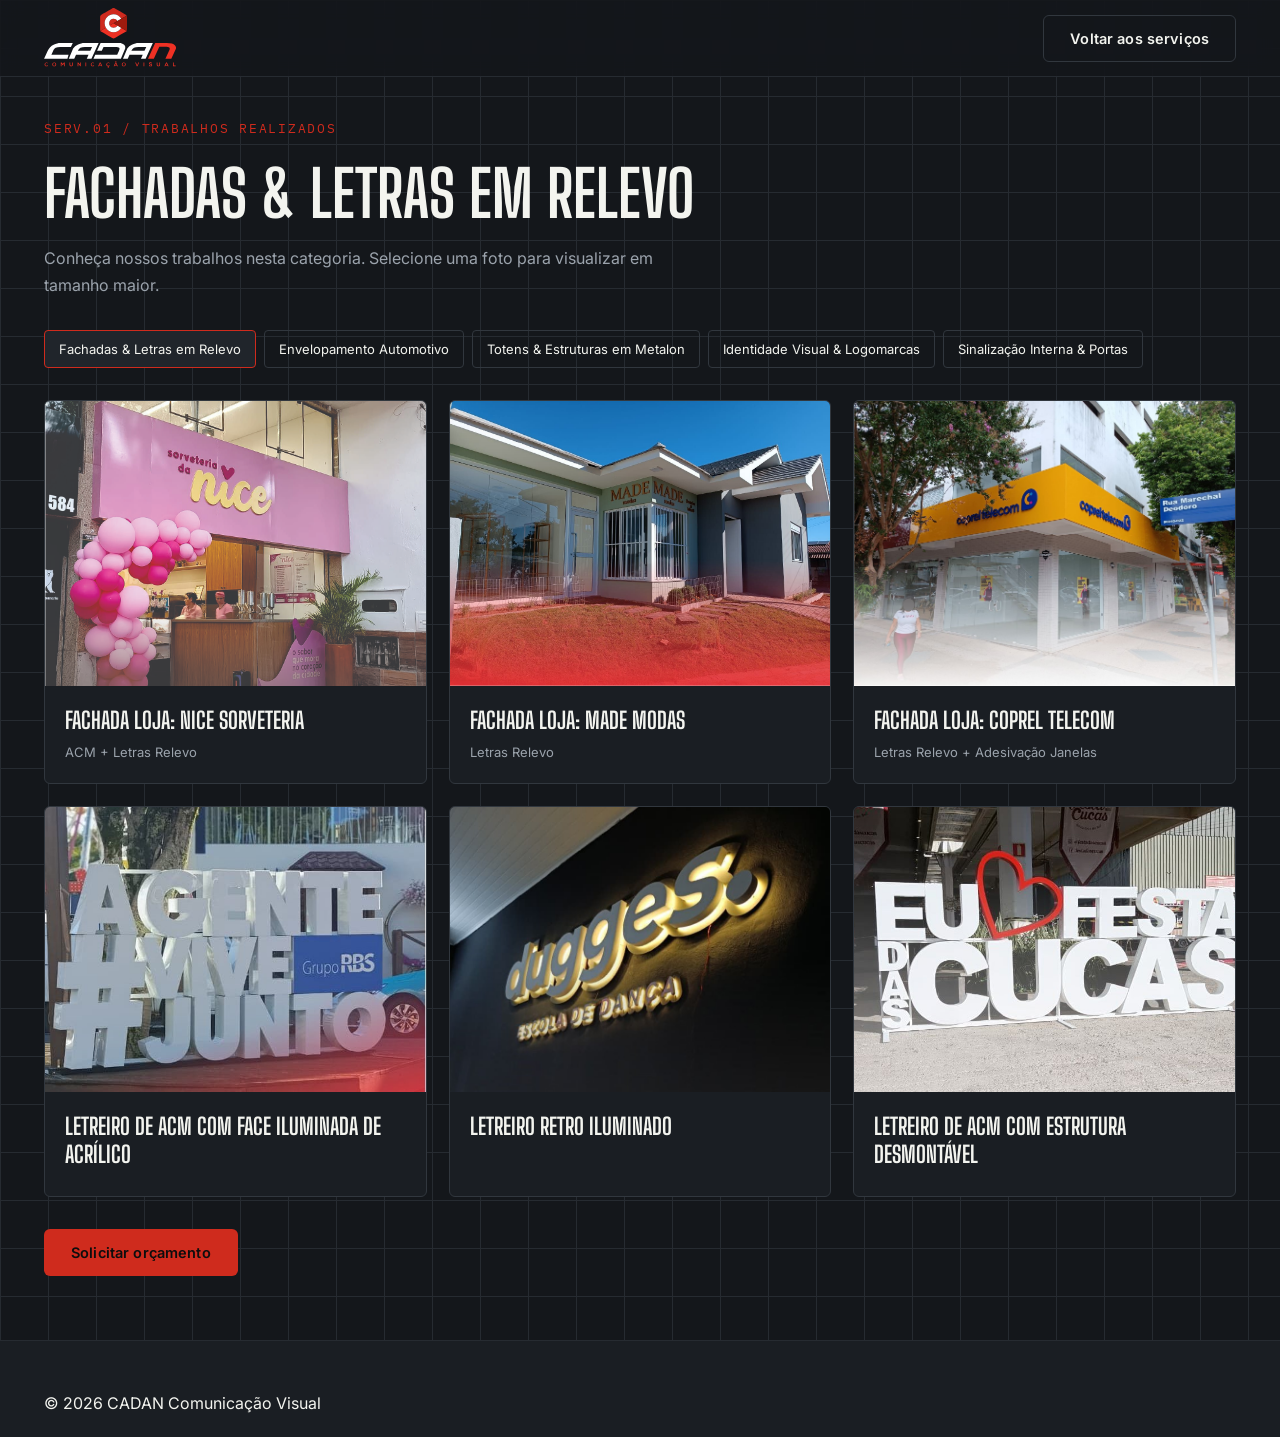
<file: fachadas.html>
<!DOCTYPE html>
<html lang="pt-BR">
<head>
<meta charset="UTF-8"><meta name="viewport" content="width=device-width, initial-scale=1.0">
<title>Fachadas &amp; Letras em Relevo — CADAN Comunicação Visual</title>
<meta name="description" content="Trabalhos de Fachadas &amp; Letras em Relevo da CADAN Comunicação Visual.">
<link rel="preconnect" href="https://fonts.googleapis.com">
<link href="https://fonts.googleapis.com/css2?family=Big+Shoulders+Display:wght@600;700;800;900&amp;family=Inter:wght@400;500;600;700&amp;family=IBM+Plex+Mono:wght@400;500&amp;display=swap" rel="stylesheet">
<link rel="stylesheet" href="galerias.css">
<link rel="stylesheet" href="carregamento.css">
<script src="carregamento.js" defer></script>
<style>
/* Mesma marca vetorial e dimensões da página inicial. */
.gallery-header .logo{display:flex;align-items:center;flex-shrink:0;line-height:0;}
.gallery-header .logo-mark{display:block;width:132px;height:auto;max-height:60px;object-fit:contain;}
@media(max-width:980px){.gallery-header .logo-mark{width:116px;height:auto;max-height:52px;}}
</style>
</head>
<body>
<header class="gallery-header"><div class="wrap nav"><a href="index.html" class="logo" aria-label="CADAN Comunicação Visual — início"><img src="[data-uri]" alt="CADAN Comunicação Visual" class="logo-mark" width="132" height="59"></a><a class="btn btn--ghost" href="index.html#servicos">Voltar aos serviços</a></div></header>
<main class="gallery-main grid-bg"><div class="wrap">
<div class="eyebrow">SERV.01 / Trabalhos realizados</div>
<h1>Fachadas &amp; Letras em Relevo</h1>
<p class="gallery-lede">Conheça nossos trabalhos nesta categoria. Selecione uma foto para visualizar em tamanho maior.</p>
<nav class="category-nav" aria-label="Categorias de trabalhos"><a href="fachadas.html" aria-current="page">Fachadas &amp; Letras em Relevo</a><a href="envelopamento.html">Envelopamento Automotivo</a><a href="totens-metalon.html">Totens &amp; Estruturas em Metalon</a><a href="identidade-visual.html">Identidade Visual &amp; Logomarcas</a><a href="sinalizacao.html">Sinalização Interna &amp; Portas</a></nav>
<!-- PARA ADICIONAR UMA FOTO: copie este bloco para dentro de .work-grid.
Se a página ainda não tem .work-grid, substitua .empty-gallery por <div class="work-grid"> e coloque os blocos dentro dela, fechando com </div>.
<figure class="work-card">
  <a class="work-photo" href="fotos/NOME-DA-FOTO.jpg" target="_blank" rel="noopener" aria-label="Ampliar foto do projeto">
    <img src="fotos/NOME-DA-FOTO.jpg" alt="Descrição do trabalho realizado" loading="lazy" width="800" height="600">
  </a>
  <figcaption><h2>Nome do projeto</h2><p>Material e acabamento</p></figcaption>
</figure>
-->
<div class="work-grid"><figure class="work-card">
  <a class="work-photo" href="fotos/portfolio-01-fachada-clinica-a.jpg" target="_blank" rel="noopener" aria-label="Ampliar foto: Fachada Loja: Nice Sorveteria">
    <img src="fotos/portfolio-01-fachada-clinica-a.jpg" alt="Fachada Loja: Nice Sorveteria" loading="lazy" width="800" height="600">
  </a>
  <figcaption><h2>Fachada Loja: Nice Sorveteria</h2><p>ACM + Letras Relevo</p></figcaption>
</figure>
<figure class="work-card">
  <a class="work-photo" href="fotos/portfolio-01-fachada-clinica-b.jpg" target="_blank" rel="noopener" aria-label="Ampliar foto: Fachada Loja: Made Modas">
    <img src="fotos/portfolio-01-fachada-clinica-b.jpg" alt="Fachada Loja: Made Modas" loading="lazy" width="800" height="600">
  </a>
  <figcaption><h2>Fachada Loja: Made Modas</h2><p>Letras Relevo</p></figcaption>
</figure>
<figure class="work-card">
  <a class="work-photo" href="fotos/portfolio-01-fachada-clinica-c.jpg" target="_blank" rel="noopener" aria-label="Ampliar foto: Fachada Loja: Coprel Telecom">
    <img src="fotos/portfolio-01-fachada-clinica-c.jpg" alt="Fachada Loja: Coprel Telecom" loading="lazy" width="800" height="600">
  </a>
  <figcaption><h2>Fachada Loja: Coprel Telecom</h2><p>Letras Relevo + Adesivação Janelas</p></figcaption>
</figure>
<figure class="work-card">
  <a class="work-photo" href="fotos/portfolio-06-identidade-farmacias-a.jpg" target="_blank" rel="noopener" aria-label="Ampliar foto: Letreiro de ACM com Face Iluminada de Acrílico">
    <img src="fotos/portfolio-06-identidade-farmacias-a.jpg" alt="Letreiro de ACM com Face Iluminada de Acrílico" loading="lazy" width="800" height="600">
  </a>
  <figcaption><h2>Letreiro de ACM com Face Iluminada de Acrílico</h2><p></p></figcaption>
</figure>
<figure class="work-card">
  <a class="work-photo" href="fotos/portfolio-06-identidade-farmacias-b.jpg" target="_blank" rel="noopener" aria-label="Ampliar foto: Letreiro Retro Iluminado">
    <img src="fotos/portfolio-06-identidade-farmacias-b.jpg" alt="Letreiro Retro Iluminado" loading="lazy" width="800" height="600">
  </a>
  <figcaption><h2>Letreiro Retro Iluminado</h2><p></p></figcaption>
</figure>
<figure class="work-card">
  <a class="work-photo" href="fotos/portfolio-06-identidade-farmacias-c.jpg" target="_blank" rel="noopener" aria-label="Ampliar foto: Letreiro de ACM com Estrutura Desmontável">
    <img src="fotos/portfolio-06-identidade-farmacias-c.jpg" alt="Letreiro de ACM com Estrutura Desmontável" loading="lazy" width="800" height="600">
  </a>
  <figcaption><h2>Letreiro de ACM com Estrutura Desmontável</h2><p></p></figcaption>
</figure>
</div>
<a href="https://wa.link/sqr8dh" target="_blank" rel="noopener" class="btn btn--primary">Solicitar orçamento</a>
</div></main>
<footer><div class="wrap"><p>© 2026 CADAN Comunicação Visual</p></div></footer>
<script>
// Mostra uma mensagem discreta quando a foto ainda não foi enviada ao site.
document.querySelectorAll('.work-photo img').forEach(img => {
  const missing = () => {
    const link = img.parentElement;
    const label = document.createElement('span');
    label.textContent = 'Foto indisponível no momento';
    link.replaceChildren(label);
    link.removeAttribute('href');
    link.removeAttribute('aria-label');
  };
  img.addEventListener('error', missing, {once: true});
  if (img.complete && img.naturalWidth === 0) missing();
});
</script>
</body></html>
</file>
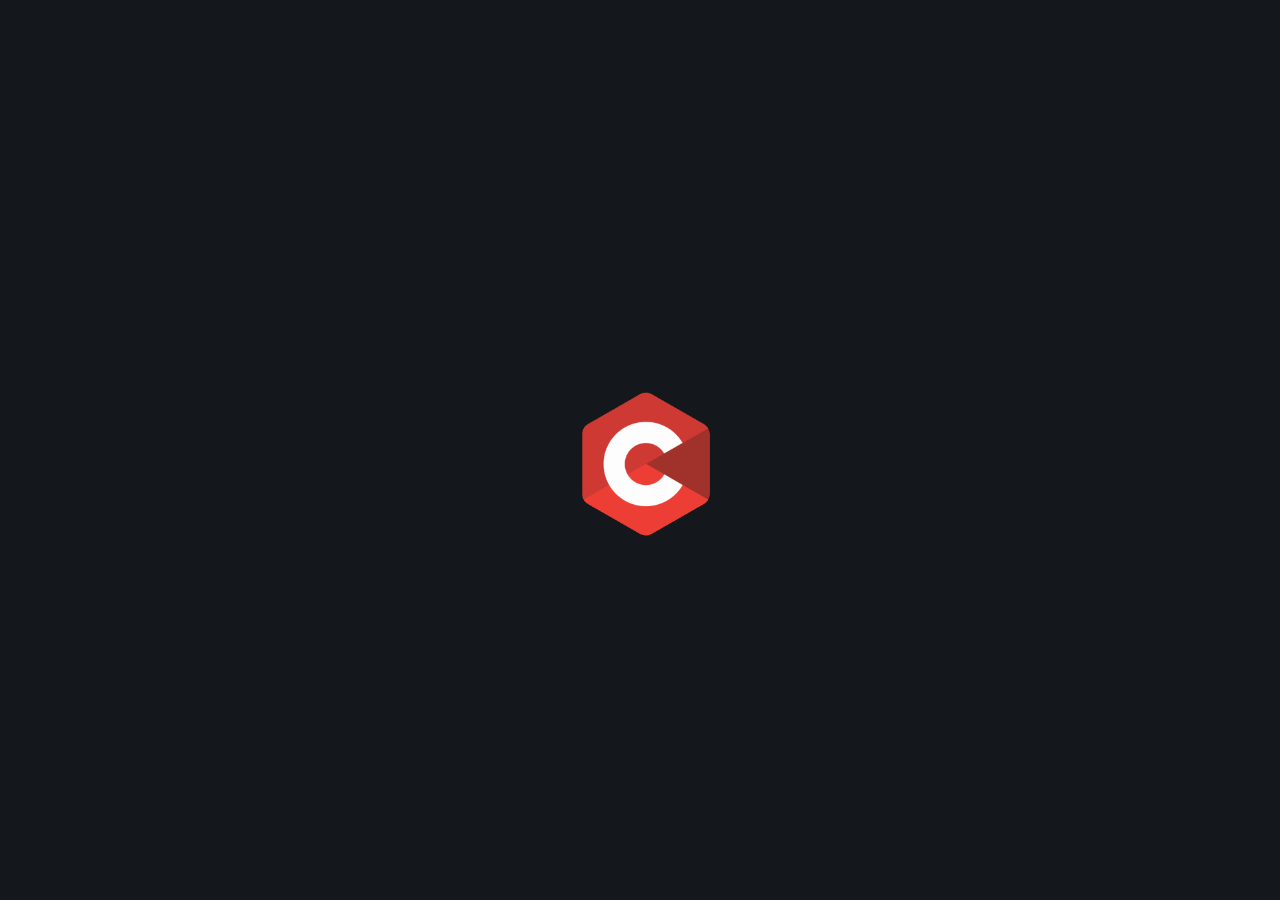
<file: identidade-visual.html>
<!DOCTYPE html>
<html lang="pt-BR">
<head>
<meta charset="UTF-8"><meta name="viewport" content="width=device-width, initial-scale=1.0">
<title>Identidade Visual &amp; Logomarcas — CADAN Comunicação Visual</title>
<meta name="description" content="Trabalhos de Identidade Visual &amp; Logomarcas da CADAN Comunicação Visual.">
<link rel="preconnect" href="https://fonts.googleapis.com">
<link href="https://fonts.googleapis.com/css2?family=Big+Shoulders+Display:wght@600;700;800;900&amp;family=Inter:wght@400;500;600;700&amp;family=IBM+Plex+Mono:wght@400;500&amp;display=swap" rel="stylesheet">
<link rel="stylesheet" href="galerias.css">
<link rel="stylesheet" href="carregamento.css">
<script src="carregamento.js" defer></script>
<style>
/* Mesma marca vetorial e dimensões da página inicial. */
.gallery-header .logo{display:flex;align-items:center;flex-shrink:0;line-height:0;}
.gallery-header .logo-mark{display:block;width:132px;height:auto;max-height:60px;object-fit:contain;}
@media(max-width:980px){.gallery-header .logo-mark{width:116px;height:auto;max-height:52px;}}
</style>
</head>
<body>
<header class="gallery-header"><div class="wrap nav"><a href="index.html" class="logo" aria-label="CADAN Comunicação Visual — início"><img src="[data-uri]" alt="CADAN Comunicação Visual" class="logo-mark" width="132" height="59"></a><a class="btn btn--ghost" href="index.html#servicos">Voltar aos serviços</a></div></header>
<main class="gallery-main grid-bg"><div class="wrap">
<div class="eyebrow">SERV.04 / Trabalhos realizados</div>
<h1>Identidade Visual &amp; Logomarcas</h1>
<p class="gallery-lede">Conheça nossos trabalhos nesta categoria. Selecione uma foto para visualizar em tamanho maior.</p>
<nav class="category-nav" aria-label="Categorias de trabalhos"><a href="fachadas.html">Fachadas &amp; Letras em Relevo</a><a href="envelopamento.html">Envelopamento Automotivo</a><a href="totens-metalon.html">Totens &amp; Estruturas em Metalon</a><a href="identidade-visual.html" aria-current="page">Identidade Visual &amp; Logomarcas</a><a href="sinalizacao.html">Sinalização Interna &amp; Portas</a></nav>
<!-- PARA ADICIONAR UMA FOTO: copie este bloco para dentro de .work-grid.
Se a página ainda não tem .work-grid, substitua .empty-gallery por <div class="work-grid"> e coloque os blocos dentro dela, fechando com </div>.
<figure class="work-card">
  <a class="work-photo" href="fotos/NOME-DA-FOTO.jpg" target="_blank" rel="noopener" aria-label="Ampliar foto do projeto">
    <img src="fotos/NOME-DA-FOTO.jpg" alt="Descrição do trabalho realizado" loading="lazy" width="800" height="600">
  </a>
  <figcaption><h2>Nome do projeto</h2><p>Material e acabamento</p></figcaption>
</figure>
-->
<div class="empty-gallery"><h2>Novos trabalhos em breve</h2><p>Entre em contato para conhecer os projetos desta categoria.</p></div>
<a href="https://wa.link/sqr8dh" target="_blank" rel="noopener" class="btn btn--primary">Solicitar orçamento</a>
</div></main>
<footer><div class="wrap"><p>© 2026 CADAN Comunicação Visual</p></div></footer>
<script>
// Mostra uma mensagem discreta quando a foto ainda não foi enviada ao site.
document.querySelectorAll('.work-photo img').forEach(img => {
  const missing = () => {
    const link = img.parentElement;
    const label = document.createElement('span');
    label.textContent = 'Foto indisponível no momento';
    link.replaceChildren(label);
    link.removeAttribute('href');
    link.removeAttribute('aria-label');
  };
  img.addEventListener('error', missing, {once: true});
  if (img.complete && img.naturalWidth === 0) missing();
});
</script>
</body></html>
</file>
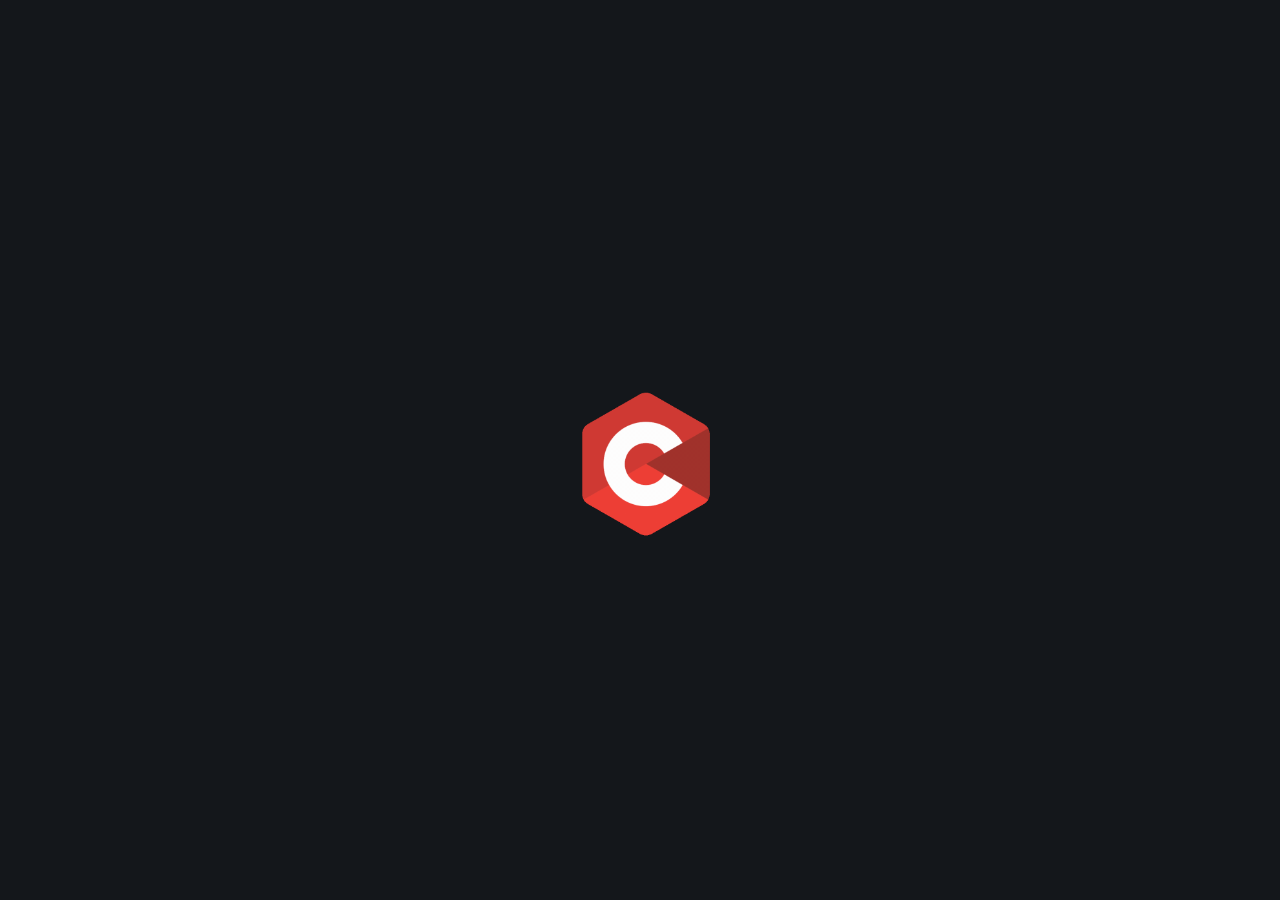
<file: sinalizacao.html>
<!DOCTYPE html>
<html lang="pt-BR">
<head>
<meta charset="UTF-8"><meta name="viewport" content="width=device-width, initial-scale=1.0">
<title>Sinalização Interna &amp; Portas — CADAN Comunicação Visual</title>
<meta name="description" content="Trabalhos de Sinalização Interna &amp; Portas da CADAN Comunicação Visual.">
<link rel="preconnect" href="https://fonts.googleapis.com">
<link href="https://fonts.googleapis.com/css2?family=Big+Shoulders+Display:wght@600;700;800;900&amp;family=Inter:wght@400;500;600;700&amp;family=IBM+Plex+Mono:wght@400;500&amp;display=swap" rel="stylesheet">
<link rel="stylesheet" href="galerias.css">
<link rel="stylesheet" href="carregamento.css">
<script src="carregamento.js" defer></script>
<style>
/* Mesma marca vetorial e dimensões da página inicial. */
.gallery-header .logo{display:flex;align-items:center;flex-shrink:0;line-height:0;}
.gallery-header .logo-mark{display:block;width:132px;height:auto;max-height:60px;object-fit:contain;}
@media(max-width:980px){.gallery-header .logo-mark{width:116px;height:auto;max-height:52px;}}
</style>
</head>
<body>
<header class="gallery-header"><div class="wrap nav"><a href="index.html" class="logo" aria-label="CADAN Comunicação Visual — início"><img src="[data-uri]" alt="CADAN Comunicação Visual" class="logo-mark" width="132" height="59"></a><a class="btn btn--ghost" href="index.html#servicos">Voltar aos serviços</a></div></header>
<main class="gallery-main grid-bg"><div class="wrap">
<div class="eyebrow">SERV.05 / Trabalhos realizados</div>
<h1>Sinalização Interna &amp; Portas</h1>
<p class="gallery-lede">Conheça nossos trabalhos nesta categoria. Selecione uma foto para visualizar em tamanho maior.</p>
<nav class="category-nav" aria-label="Categorias de trabalhos"><a href="fachadas.html">Fachadas &amp; Letras em Relevo</a><a href="envelopamento.html">Envelopamento Automotivo</a><a href="totens-metalon.html">Totens &amp; Estruturas em Metalon</a><a href="identidade-visual.html">Identidade Visual &amp; Logomarcas</a><a href="sinalizacao.html" aria-current="page">Sinalização Interna &amp; Portas</a></nav>
<!-- PARA ADICIONAR UMA FOTO: copie este bloco para dentro de .work-grid.
Se a página ainda não tem .work-grid, substitua .empty-gallery por <div class="work-grid"> e coloque os blocos dentro dela, fechando com </div>.
<figure class="work-card">
  <a class="work-photo" href="fotos/NOME-DA-FOTO.jpg" target="_blank" rel="noopener" aria-label="Ampliar foto do projeto">
    <img src="fotos/NOME-DA-FOTO.jpg" alt="Descrição do trabalho realizado" loading="lazy" width="800" height="600">
  </a>
  <figcaption><h2>Nome do projeto</h2><p>Material e acabamento</p></figcaption>
</figure>
-->
<div class="empty-gallery"><h2>Novos trabalhos em breve</h2><p>Entre em contato para conhecer os projetos desta categoria.</p></div>
<a href="https://wa.link/sqr8dh" target="_blank" rel="noopener" class="btn btn--primary">Solicitar orçamento</a>
</div></main>
<footer><div class="wrap"><p>© 2026 CADAN Comunicação Visual</p></div></footer>
<script>
// Mostra uma mensagem discreta quando a foto ainda não foi enviada ao site.
document.querySelectorAll('.work-photo img').forEach(img => {
  const missing = () => {
    const link = img.parentElement;
    const label = document.createElement('span');
    label.textContent = 'Foto indisponível no momento';
    link.replaceChildren(label);
    link.removeAttribute('href');
    link.removeAttribute('aria-label');
  };
  img.addEventListener('error', missing, {once: true});
  if (img.complete && img.naturalWidth === 0) missing();
});
</script>
</body></html>
</file>
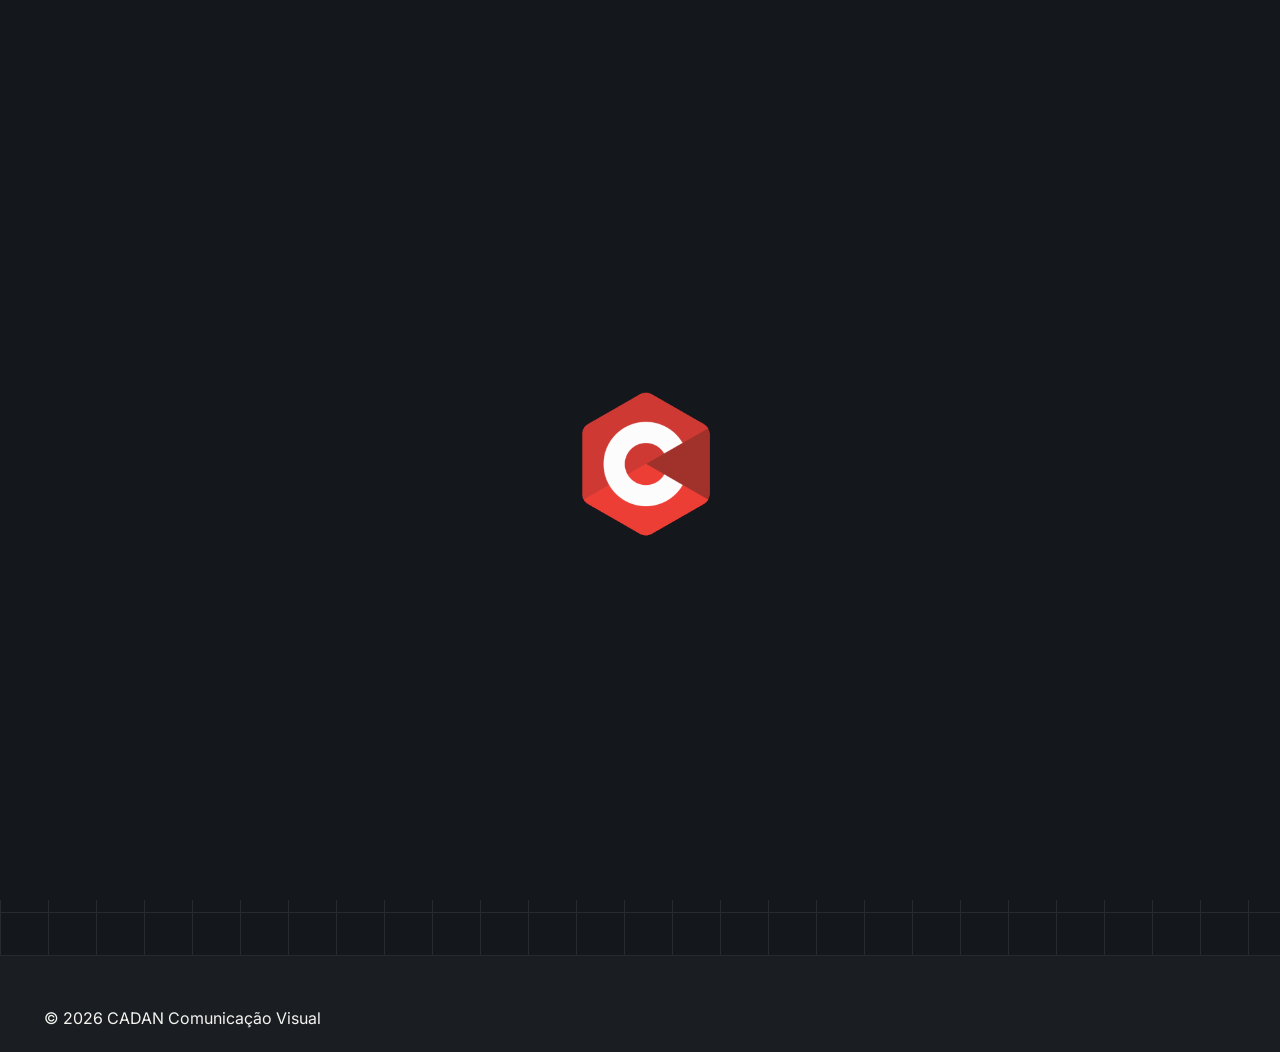
<file: totens-metalon.html>
<!DOCTYPE html>
<html lang="pt-BR">
<head>
<meta charset="UTF-8"><meta name="viewport" content="width=device-width, initial-scale=1.0">
<title>Totens &amp; Estruturas em Metalon — CADAN Comunicação Visual</title>
<meta name="description" content="Trabalhos de Totens &amp; Estruturas em Metalon da CADAN Comunicação Visual.">
<link rel="preconnect" href="https://fonts.googleapis.com">
<link href="https://fonts.googleapis.com/css2?family=Big+Shoulders+Display:wght@600;700;800;900&amp;family=Inter:wght@400;500;600;700&amp;family=IBM+Plex+Mono:wght@400;500&amp;display=swap" rel="stylesheet">
<link rel="stylesheet" href="galerias.css">
<link rel="stylesheet" href="carregamento.css">
<script src="carregamento.js" defer></script>
<style>
/* Mesma marca vetorial e dimensões da página inicial. */
.gallery-header .logo{display:flex;align-items:center;flex-shrink:0;line-height:0;}
.gallery-header .logo-mark{display:block;width:132px;height:auto;max-height:60px;object-fit:contain;}
@media(max-width:980px){.gallery-header .logo-mark{width:116px;height:auto;max-height:52px;}}
</style>
</head>
<body>
<header class="gallery-header"><div class="wrap nav"><a href="index.html" class="logo" aria-label="CADAN Comunicação Visual — início"><img src="[data-uri]" alt="CADAN Comunicação Visual" class="logo-mark" width="132" height="59"></a><a class="btn btn--ghost" href="index.html#servicos">Voltar aos serviços</a></div></header>
<main class="gallery-main grid-bg"><div class="wrap">
<div class="eyebrow">SERV.03 / Trabalhos realizados</div>
<h1>Totens &amp; Estruturas em Metalon</h1>
<p class="gallery-lede">Conheça nossos trabalhos nesta categoria. Selecione uma foto para visualizar em tamanho maior.</p>
<nav class="category-nav" aria-label="Categorias de trabalhos"><a href="fachadas.html">Fachadas &amp; Letras em Relevo</a><a href="envelopamento.html">Envelopamento Automotivo</a><a href="totens-metalon.html" aria-current="page">Totens &amp; Estruturas em Metalon</a><a href="identidade-visual.html">Identidade Visual &amp; Logomarcas</a><a href="sinalizacao.html">Sinalização Interna &amp; Portas</a></nav>
<!-- PARA ADICIONAR UMA FOTO: copie este bloco para dentro de .work-grid.
Se a página ainda não tem .work-grid, substitua .empty-gallery por <div class="work-grid"> e coloque os blocos dentro dela, fechando com </div>.
<figure class="work-card">
  <a class="work-photo" href="fotos/NOME-DA-FOTO.jpg" target="_blank" rel="noopener" aria-label="Ampliar foto do projeto">
    <img src="fotos/NOME-DA-FOTO.jpg" alt="Descrição do trabalho realizado" loading="lazy" width="800" height="600">
  </a>
  <figcaption><h2>Nome do projeto</h2><p>Material e acabamento</p></figcaption>
</figure>
-->
<div class="work-grid"><figure class="work-card">
  <a class="work-photo" href="fotos/portfolio-04-estrutura-metalon-a.jpg" target="_blank" rel="noopener" aria-label="Ampliar foto: Estrutura em Metalon">
    <img src="fotos/portfolio-04-estrutura-metalon-a.jpg" alt="Estrutura em Metalon" loading="lazy" width="800" height="600">
  </a>
  <figcaption><h2>Estrutura em Metalon</h2><p>6 × 2m — Aço carbono</p></figcaption>
</figure>
<figure class="work-card">
  <a class="work-photo" href="fotos/portfolio-04-estrutura-metalon-b.jpg" target="_blank" rel="noopener" aria-label="Ampliar foto: Estrutura em Metalon — Lona com Ilhos Aplicada">
    <img src="fotos/portfolio-04-estrutura-metalon-b.jpg" alt="Estrutura em Metalon — Lona com Ilhos Aplicada" loading="lazy" width="800" height="600">
  </a>
  <figcaption><h2>Estrutura em Metalon — Lona com Ilhos Aplicada</h2><p>Sua Marca em Destaque!</p></figcaption>
</figure>
<figure class="work-card">
  <a class="work-photo" href="fotos/portfolio-04-estrutura-metalon-c.jpg" target="_blank" rel="noopener" aria-label="Ampliar foto: Estrutura em Metalon — Pintura">
    <img src="fotos/portfolio-04-estrutura-metalon-c.jpg" alt="Estrutura em Metalon — Pintura" loading="lazy" width="800" height="600">
  </a>
  <figcaption><h2>Estrutura em Metalon — Pintura</h2><p>Acabamento anticorrosivo</p></figcaption>
</figure>
</div>
<a href="https://wa.link/sqr8dh" target="_blank" rel="noopener" class="btn btn--primary">Solicitar orçamento</a>
</div></main>
<footer><div class="wrap"><p>© 2026 CADAN Comunicação Visual</p></div></footer>
<script>
// Mostra uma mensagem discreta quando a foto ainda não foi enviada ao site.
document.querySelectorAll('.work-photo img').forEach(img => {
  const missing = () => {
    const link = img.parentElement;
    const label = document.createElement('span');
    label.textContent = 'Foto indisponível no momento';
    link.replaceChildren(label);
    link.removeAttribute('href');
    link.removeAttribute('aria-label');
  };
  img.addEventListener('error', missing, {once: true});
  if (img.complete && img.naturalWidth === 0) missing();
});
</script>
</body></html>
</file>
<file: carregamento.css>
/* Carregamento CADAN: animação vetorial leve, sem depender de um GIF. */
.page-loader{position:fixed;inset:0;z-index:10000;display:flex;flex-direction:column;align-items:center;justify-content:center;gap:20px;background:#14171B;color:#F3F4EF;cursor:progress;}
.page-loader[hidden]{display:none!important;}
.page-loader svg,.page-loader img{display:block;width:72px;height:72px;object-fit:contain;}
.page-loader svg{color:#CF2B1D;animation:cadan-loader-turn 1.8s ease-in-out infinite;}
.page-loader p{font:500 12px/1.5 Arial,sans-serif;letter-spacing:.16em;text-transform:uppercase;}
@keyframes cadan-loader-turn{from{transform:rotate(0deg)}to{transform:rotate(180deg)}}
@media(prefers-reduced-motion:reduce){.page-loader svg{animation:none;}.page-loader img{display:none;}}

.page-loader img {
  width: 620px;
  height: 620px;
  max-width: 80vw;
  max-height: 80vh;
  object-fit: contain;
}
.page-loader {
  opacity: 1;
  transition: opacity 0.5s ease;
}

.page-loader.page-loader--saindo {
  opacity: 0;
  pointer-events: none;
}
.page-loader[hidden] {
  display: none !important;
}
</file>
<file: galerias.css>
:root{
    --bg:#14171B;
    --bg-alt:#1A1E23;
    --surface:#20252B;
    --surface-2:#252B32;
    --ink:#F3F4EF;
    --ink-dim:#9BA3AC;
    --ink-faint:#5C636B;
    --orange:#CF2B1D;
    --orange-dim:#A82215;
    --blue:#E63A2B;
    --line:#31373E;
    --line-soft:#262B31;
    --radius:6px;
    --wrap:1240px;
  }
  *{box-sizing:border-box;margin:0;padding:0;}
  html{scroll-behavior:smooth;}
  body{
    background:var(--bg);
    color:var(--ink);
    font-family:'Inter',sans-serif;
    -webkit-font-smoothing:antialiased;
    overflow-x:hidden;
  }
  .mono{font-family:'IBM Plex Mono',monospace;}
  .display{font-family:'Big Shoulders Display',sans-serif;text-transform:uppercase;}
  img,svg{display:block;max-width:100%;}
  a{color:inherit;text-decoration:none;}
  ul{list-style:none;}
  button{font:inherit;cursor:pointer;}
  .wrap{max-width:var(--wrap);margin:0 auto;padding:0 24px;}
  ::selection{background:var(--orange);color:#14171B;}

  /* background blueprint grid */
  .grid-bg{
    background-image:
      linear-gradient(var(--line-soft) 1px, transparent 1px),
      linear-gradient(90deg, var(--line-soft) 1px, transparent 1px);
    background-size:48px 48px;
  }

  /* eyebrow / catalog label */
  .eyebrow{
    display:flex;align-items:center;gap:10px;
    font-family:'IBM Plex Mono',monospace;
    font-size:12.5px;letter-spacing:.14em;text-transform:uppercase;
    color:var(--orange);margin-bottom:12px;
  }

  /* corner register marks — signature element */
  .reg{position:relative;}
  .reg::before,.reg::after,.reg .rc1,.reg .rc2{
    content:'';position:absolute;width:14px;height:14px;
    border:1.5px solid var(--ink-faint);
    opacity:.55;pointer-events:none;transition:border-color .25s, opacity .25s;
  }
  .reg::before{top:-1px;left:-1px;border-right:none;border-bottom:none;}
  .reg::after{bottom:-1px;right:-1px;border-left:none;border-top:none;}
  .reg .rc1{top:-1px;right:-1px;border-left:none;border-bottom:none;}
  .reg .rc2{bottom:-1px;left:-1px;border-right:none;border-top:none;}
  .reg:hover::before,.reg:hover::after,.reg:hover .rc1,.reg:hover .rc2{
    border-color:var(--orange);opacity:1;
  }

  /* buttons */
  .btn{
    display:inline-flex;align-items:center;gap:9px;
    padding:14px 26px;border-radius:var(--radius);
    font-weight:600;font-size:14.5px;letter-spacing:.01em;
    border:1px solid transparent;transition:transform .18s ease, background .18s ease, border-color .18s ease;
    white-space:nowrap;
  }
  .btn:active{transform:scale(.97);}
  .btn--primary{background:var(--orange);color:#0D0D0D;}
  .btn--primary:hover{background:#ff6c39;}
  .btn--ghost{border-color:var(--line);color:var(--ink);}
  .btn--ghost:hover{border-color:var(--ink-dim);}
  .btn--wpp{background:#1FAF57;color:#fff;}
  .btn--wpp:hover{background:#22c463;}

  /* ---------------- HEADER ---------------- */
  header{
    position:fixed;top:0;left:0;right:0;z-index:100;
    background:rgba(20,23,27,.82);backdrop-filter:blur(10px);
    border-bottom:1px solid var(--line-soft);
  }
  .nav{display:flex;align-items:center;justify-content:space-between;height:76px;}
  .logo{display:flex;align-items:center;gap:9px;font-family:'Big Shoulders Display',sans-serif;font-weight:800;font-size:26px;letter-spacing:.02em;text-transform:uppercase;}
  .logo span{color:var(--orange);}
  .logo .dot{width:9px;height:9px;background:var(--orange);display:inline-block;border-radius:1px;}
  .logo-mark{height:34px;width:auto;}
  .nav-links{display:flex;align-items:center;gap:34px;}
  .nav-links a{
    font-size:14px;color:var(--ink-dim);font-weight:500;position:relative;padding:4px 0;
    transition:color .2s;
  }
  .nav-links a:hover{color:var(--ink);}
  .nav-links a::after{content:'';position:absolute;left:0;bottom:-2px;width:0;height:1px;background:var(--orange);transition:width .2s;}
  .nav-links a:hover::after{width:100%;}
  .nav-cta{display:flex;align-items:center;gap:16px;}
  .burger{display:none;flex-direction:column;gap:5px;background:none;border:none;padding:6px;}
  .burger span{width:22px;height:2px;background:var(--ink);}

  /* ---------------- HERO ---------------- */
  .hero{
    padding:140px 0 76px;position:relative;
    background:
      radial-gradient(ellipse 900px 500px at 82% 20%, rgba(207,43,29,.12), transparent 60%),
      radial-gradient(ellipse 700px 500px at 8% 90%, rgba(207,43,29,.08), transparent 60%),
      var(--bg);
  }
  .hero-grid{display:grid;grid-template-columns:1.05fr .95fr;gap:56px;align-items:center;}
  .hero-text{}
  .hero-stats--mobile{display:none;}
  .hero h1{
    font-family:'Big Shoulders Display',sans-serif;font-weight:800;
    font-size:clamp(40px,5.4vw,68px);line-height:.98;letter-spacing:.005em;
    text-transform:uppercase;
  }
  .hero h1 .accent{color:var(--orange);}
  .hero p.lede{
    margin-top:24px;font-size:17px;line-height:1.6;color:var(--ink-dim);max-width:480px;
  }
  .hero-actions{display:flex;gap:14px;margin-top:26px;flex-wrap:wrap;}
  .hero-stats{display:flex;gap:36px;margin-top:36px;padding-top:20px;border-top:1px solid var(--line-soft);}
  .hero-stats div b{display:block;font-family:'Big Shoulders Display',sans-serif;font-size:30px;font-weight:800;color:var(--ink);}
  .hero-stats div span{font-size:12.5px;color:var(--ink-faint);font-family:'IBM Plex Mono',monospace;text-transform:uppercase;letter-spacing:.06em;}

  .hero-art{position:relative;}
  .hero-art-frame{
    border:1px solid var(--line);background:var(--bg-alt);border-radius:var(--radius);
    padding:26px 18px 18px;position:relative;
  }
  .hero-art-frame .tag{
    position:absolute;top:-11px;left:18px;background:var(--bg);padding:0 8px;
    font-family:'IBM Plex Mono',monospace;font-size:11px;letter-spacing:.08em;color:var(--ink-faint);
  }

  /* ---------------- SECTION SHELL ---------------- */
  section{padding:84px 0;border-top:1px solid var(--line-soft);}
  .head-row{display:flex;justify-content:space-between;align-items:flex-end;gap:24px;margin-bottom:38px;flex-wrap:wrap;}
  .head-row h2{
    font-family:'Big Shoulders Display',sans-serif;font-weight:800;text-transform:uppercase;
    font-size:clamp(30px,3.6vw,44px);line-height:1;max-width:640px;
  }
  .head-row p{color:var(--ink-dim);max-width:380px;font-size:15px;line-height:1.6;}

  /* ---------------- SERVICES ---------------- */
  .services{background:var(--bg-alt);}
  .svc-grid{display:grid;grid-template-columns:repeat(3,1fr);gap:1px;background:var(--line-soft);border:1px solid var(--line-soft);}
  .svc-card{
    background:var(--bg-alt);padding:34px 30px 30px;position:relative;
    transition:background .25s;
  }
  .svc-card:hover{background:var(--surface);}
  .svc-num{font-family:'IBM Plex Mono',monospace;font-size:11.5px;color:var(--ink-faint);letter-spacing:.06em;margin-bottom:22px;display:block;}
  .svc-icon{width:40px;height:40px;color:var(--orange);margin-bottom:20px;}
  .svc-card h3{font-family:'Big Shoulders Display',sans-serif;font-size:22px;font-weight:700;text-transform:uppercase;margin-bottom:10px;letter-spacing:.01em;}
  .svc-card p{color:var(--ink-dim);font-size:14px;line-height:1.65;margin-bottom:18px;}
  .svc-specs{display:flex;flex-wrap:wrap;gap:6px;}
  .svc-specs span{
    font-family:'IBM Plex Mono',monospace;font-size:10.5px;color:var(--ink-faint);
    border:1px solid var(--line);padding:3px 8px;border-radius:3px;letter-spacing:.02em;
  }

  /* ---------------- PORTFOLIO ---------------- */
  .folio-grid{
    display:grid;grid-template-columns:repeat(4,1fr);grid-auto-rows:130px;gap:10px;
  }
  .folio-item{
    position:relative;overflow:hidden;border-radius:var(--radius);cursor:pointer;
    border:1px solid var(--line-soft);
  }
  .folio-item.s-a{grid-column:span 2;grid-row:span 3;}
  .folio-item.s-b{grid-column:span 2;grid-row:span 2;}
  .folio-item.s-c{grid-column:span 1;grid-row:span 3;}
  .folio-item.s-d{grid-column:span 1;grid-row:span 3;}
  .folio-item.s-e{grid-column:span 2;grid-row:span 2;}
  .folio-item.s-f{grid-column:span 2;grid-row:span 2;}
  .folio-item img{position:absolute;inset:0;width:100%;height:100%;object-fit:cover;transition:transform .4s ease, filter .3s ease, opacity .6s ease;}
  .folio-item:hover img{transform:scale(1.04);}
  .folio-overlay .p-name,.folio-overlay .p-spec{transition:opacity .3s ease;}
  .folio-overlay{
    position:absolute;inset:0;background:linear-gradient(180deg, transparent 40%, rgba(15,17,19,.92) 100%);
    display:flex;flex-direction:column;justify-content:flex-end;padding:16px;
    opacity:0;transform:translateY(8px);transition:opacity .3s ease, transform .3s ease;
  }
  .folio-item:hover .folio-overlay{opacity:1;transform:translateY(0);}
  .folio-overlay .p-name{font-family:'Big Shoulders Display',sans-serif;font-weight:700;font-size:19px;text-transform:uppercase;letter-spacing:.01em;}
  .folio-overlay .p-spec{font-family:'IBM Plex Mono',monospace;font-size:11px;color:var(--orange);margin-top:4px;letter-spacing:.03em;}
  .folio-more{text-align:center;margin-top:30px;}

  /* ---------------- INSTAGRAM ---------------- */
  .insta{position:relative;background:var(--bg-alt);}
  .insta-grid{display:grid;grid-template-columns:repeat(6,1fr);gap:12px;}
  .insta-item{aspect-ratio:1/1;border-radius:var(--radius);position:relative;overflow:hidden;border:1px solid var(--line-soft);}
  .insta-item img{position:absolute;inset:0;width:100%;height:100%;object-fit:cover;}
  .insta-item::after{
    content:'';position:absolute;inset:0;background:rgba(20,23,27,0);transition:background .25s;
    display:flex;align-items:center;justify-content:center;
  }
  .insta-item:hover::after{background:rgba(20,23,27,.35);}
  .insta-cta{display:flex;justify-content:center;margin-top:30px;}
  .insta-cta a{gap:10px;}

  /* ---------------- CLIENTS MARQUEE ---------------- */
  .clients{padding:64px 0;}
  .marquee{overflow:hidden;position:relative;border-top:1px solid var(--line-soft);border-bottom:1px solid var(--line-soft);padding:36px 0;}
  .marquee::before,.marquee::after{
    content:'';position:absolute;top:0;bottom:0;width:120px;z-index:2;
  }
  .marquee::before{left:0;background:linear-gradient(90deg,var(--bg),transparent);}
  .marquee::after{right:0;background:linear-gradient(270deg,var(--bg),transparent);}
  .marquee-track{display:flex;gap:64px;width:max-content;animation:scroll 17s linear infinite;}
  @keyframes scroll{from{transform:translateX(0);}to{transform:translateX(-50%);}}
  .client-chip{
    display:flex;align-items:center;gap:10px;
    font-family:'Big Shoulders Display',sans-serif;font-size:22px;font-weight:700;text-transform:uppercase;
    color:var(--ink-faint);letter-spacing:.03em;opacity:.75;transition:color .2s,opacity .2s;
  }
  .client-chip:hover{color:var(--ink);opacity:1;}
  .client-chip i{width:6px;height:6px;background:var(--ink-faint);border-radius:50%;display:inline-block;}

  /* ---------------- CTA STRIP ---------------- */
  .cta-strip{
    background:linear-gradient(120deg, var(--surface), var(--bg-alt));
    text-align:center;padding:68px 24px;
  }
  .cta-strip h2{font-family:'Big Shoulders Display',sans-serif;font-size:clamp(30px,4.4vw,52px);font-weight:800;text-transform:uppercase;max-width:760px;margin:0 auto 14px;line-height:1.02;}
  .cta-strip p{color:var(--ink-dim);max-width:520px;margin:0 auto 34px;font-size:15.5px;}

  /* ---------------- FOOTER ---------------- */
  footer{background:var(--bg-alt);border-top:1px solid var(--line-soft);padding:52px 0 24px;}
  .foot-grid{display:grid;grid-template-columns:1.3fr .8fr .8fr .9fr;gap:28px;padding-bottom:34px;border-bottom:1px solid var(--line-soft);}
  .foot-logo-img{height:54px;width:auto;margin-bottom:18px;}
  .foot-grid p{color:var(--ink-faint);font-size:13.5px;line-height:1.7;max-width:280px;}
  .foot-col h4{font-family:'IBM Plex Mono',monospace;font-size:12px;letter-spacing:.1em;text-transform:uppercase;color:var(--ink-dim);margin-bottom:16px;}
  .foot-col a,.foot-col li{display:block;color:var(--ink-faint);font-size:14px;margin-bottom:11px;transition:color .2s;}
  .foot-col a:hover{color:var(--orange);}
  .foot-bottom{display:flex;justify-content:space-between;align-items:center;padding-top:24px;flex-wrap:wrap;gap:12px;}
  .foot-bottom p{color:var(--ink-faint);font-size:12.5px;font-family:'IBM Plex Mono',monospace;}
  .foot-social{display:flex;gap:14px;}
  .foot-social a{width:34px;height:34px;border:1px solid var(--line);border-radius:50%;display:flex;align-items:center;justify-content:center;color:var(--ink-dim);transition:all .2s;}
  .foot-social a:hover{border-color:var(--orange);color:var(--orange);}

  /* ---------------- WHATSAPP FLOAT ---------------- */
  .wpp-float{
    position:fixed;bottom:26px;right:26px;z-index:200;
    width:58px;height:58px;border-radius:50%;background:#1FAF57;
    display:flex;align-items:center;justify-content:center;box-shadow:0 8px 24px rgba(0,0,0,.4);
    animation:pulse 2.4s ease-in-out infinite;
  }
  .wpp-float:hover{background:#22c463;}
  @keyframes pulse{0%,100%{box-shadow:0 8px 24px rgba(31,175,87,.25);}50%{box-shadow:0 8px 24px rgba(31,175,87,.55);}}

  @media (prefers-reduced-motion: reduce){
    html{scroll-behavior:auto;}
    .marquee-track{animation:none;}
    .wpp-float{animation:none;}
  }

  /* ---------------- RESPONSIVE ---------------- */
  @media (max-width:980px){
    .nav-links{display:none;}
    .burger{display:flex;}
    .nav-cta .btn--primary{display:none;}
    .logo{font-size:19px;gap:7px;}
    .logo-mark{height:26px;}
    .hero-grid{grid-template-columns:1.15fr .85fr;gap:16px;align-items:start;}
    .hero{padding-top:104px;}
    .svc-grid{grid-template-columns:repeat(2,1fr);grid-auto-rows:1fr;}
    .folio-grid{grid-template-columns:repeat(2,1fr);grid-auto-rows:150px;}
    .folio-item.s-a,.folio-item.s-e,.folio-item.s-f{grid-column:span 2;grid-row:span 2;}
    .folio-item.s-c,.folio-item.s-d{grid-column:span 1;grid-row:span 2;}
    .insta-grid{grid-template-columns:repeat(3,1fr);}
    .foot-grid{grid-template-columns:1fr 1fr;}
  }
  @media (max-width:600px){
    .wrap{padding:0 18px;}
    .btn{padding:11px 18px;font-size:13px;}
    .nav{height:64px;}
    .hero{padding-top:92px;}
    section{padding:52px 0;}
    .head-row{margin-bottom:26px;}
    .eyebrow{margin-bottom:9px;font-size:11px;}
    .head-row h2{font-size:clamp(26px,7vw,32px);}
    .head-row p{font-size:14px;max-width:100%;}
    #servicos .eyebrow,#portfolio .eyebrow,#instagram .eyebrow{justify-content:center;width:100%;}
    .svc-grid{grid-template-columns:repeat(2,1fr);grid-auto-rows:1fr;}
    .svc-card{padding:16px 14px 16px;display:flex;flex-direction:column;min-width:0;overflow-wrap:break-word;}
    .svc-card h3,.svc-card p{overflow-wrap:break-word;word-break:break-word;}
    .svc-specs{min-width:0;margin-top:auto;}
    .svc-specs span{white-space:normal;}
    .svc-num{margin-bottom:10px;font-size:10px;}
    .svc-icon{width:24px;height:24px;margin-bottom:9px;}
    .svc-card h3{font-size:14.5px;margin-bottom:6px;line-height:1.05;}
    .svc-card p{font-size:11.5px;line-height:1.45;margin-bottom:10px;}
    .svc-specs{gap:4px;}
    .svc-specs span{font-size:8.5px;padding:2px 6px;}
    .hero h1{font-size:clamp(20px,6.2vw,26px);letter-spacing:0;}
    .hero p.lede{font-size:11px;line-height:1.45;margin-top:10px;}
    .hero-actions{margin-top:14px;gap:8px;flex-direction:column;align-items:stretch;}
    .hero-actions .btn{padding:9px 14px;font-size:11.5px;justify-content:center;}
    .hero-stats--desktop{display:none;}
    .hero-stats--mobile{display:flex;}
    .hero-stats{gap:12px;flex-wrap:wrap;margin-top:12px;padding-top:12px;}
    .hero-stats--mobile{border-top:none;margin-top:10px;padding-top:0;}
    .hero-stats div b{font-size:16px;}
    .hero-stats div span{font-size:8.5px;}
    .eyebrow{font-size:9px;gap:6px;}
    .eyebrow::before{width:14px;}
    .hero-art-frame{padding:18px 8px 8px;}
    .hero-art-frame .tag{font-size:7.5px;top:-8px;left:10px;padding:0 5px;}
    .hero-art-frame img{height:160px !important;}
    #portfolio{padding:36px 0;}
    .folio-grid{grid-template-columns:repeat(2,1fr);grid-auto-rows:150px;gap:8px;}
    .folio-item.s-a,.folio-item.s-b,.folio-item.s-e,.folio-item.s-f{grid-column:span 2;grid-row:span 1;}
    .folio-item.s-c,.folio-item.s-d{grid-column:span 1;grid-row:span 1;}
    .folio-more{margin-top:18px;}
    .insta-grid{grid-template-columns:repeat(2,1fr);}
    .clients{padding:44px 0;}
    .marquee{padding:26px 0;}
    .cta-strip{padding:52px 20px;}
    .foot-grid{grid-template-columns:repeat(3,1fr);gap:20px 10px;}
    .foot-grid>div:first-child{grid-column:span 3;text-align:center;}
    .foot-logo-img{height:40px;display:block;margin:0 auto 14px;}
    .foot-grid p{font-size:12px;max-width:100%;margin:0 auto;}
    .foot-col h4{font-size:9px;margin-bottom:9px;letter-spacing:.06em;}
    .foot-col a,.foot-col li{font-size:10.5px;margin-bottom:7px;line-height:1.35;}
    .foot-bottom{flex-direction:column;align-items:center;text-align:center;}
    .wpp-float{width:52px;height:52px;bottom:18px;right:18px;}
  }

.gallery-main{padding:120px 0 64px;min-height:80vh;}
.gallery-main h1{font-family:'Big Shoulders Display',sans-serif;text-transform:uppercase;font-size:clamp(34px,6vw,64px);line-height:1.05;margin:24px 0 18px;}
.gallery-lede{color:var(--ink-dim);line-height:1.7;max-width:660px;}
.category-nav{display:flex;flex-wrap:wrap;gap:8px;margin:30px 0;}
.category-nav a{border:1px solid var(--line);padding:10px 14px;border-radius:4px;font-size:13px;}
.category-nav a[aria-current]{border-color:var(--orange);background:var(--surface);}
.work-grid{display:grid;grid-template-columns:repeat(3,minmax(0,1fr));gap:22px;margin:32px 0;}
.work-card{background:var(--bg-alt);border:1px solid var(--line);border-radius:6px;overflow:hidden;}
.work-photo{display:flex;width:100%;aspect-ratio:4/3;background:var(--surface);align-items:center;justify-content:center;}
.work-photo img{width:100%;height:100%;object-fit:cover;}
.work-photo span{padding:24px;color:var(--ink-dim);text-align:center;}
.work-card figcaption{padding:20px;}
.work-card h2{font-family:'Big Shoulders Display',sans-serif;font-size:23px;text-transform:uppercase;}
.work-card p{font-size:13px;color:var(--ink-dim);margin-top:8px;line-height:1.6;}
.empty-gallery{padding:48px 24px;border:1px solid var(--line);background:var(--bg-alt);margin:32px 0;}
.empty-gallery p{color:var(--ink-dim);margin-top:12px;}
.gallery-header .nav{gap:16px;}
a:focus-visible{outline:2px solid var(--orange);outline-offset:4px;}
@media(max-width:980px){.work-grid{grid-template-columns:repeat(2,minmax(0,1fr));}}
@media(max-width:600px){.work-grid{grid-template-columns:1fr;}.gallery-main{padding-top:96px;}.gallery-header .logo{font-size:19px;}.gallery-header .btn{white-space:normal;text-align:center;}}
</file>
